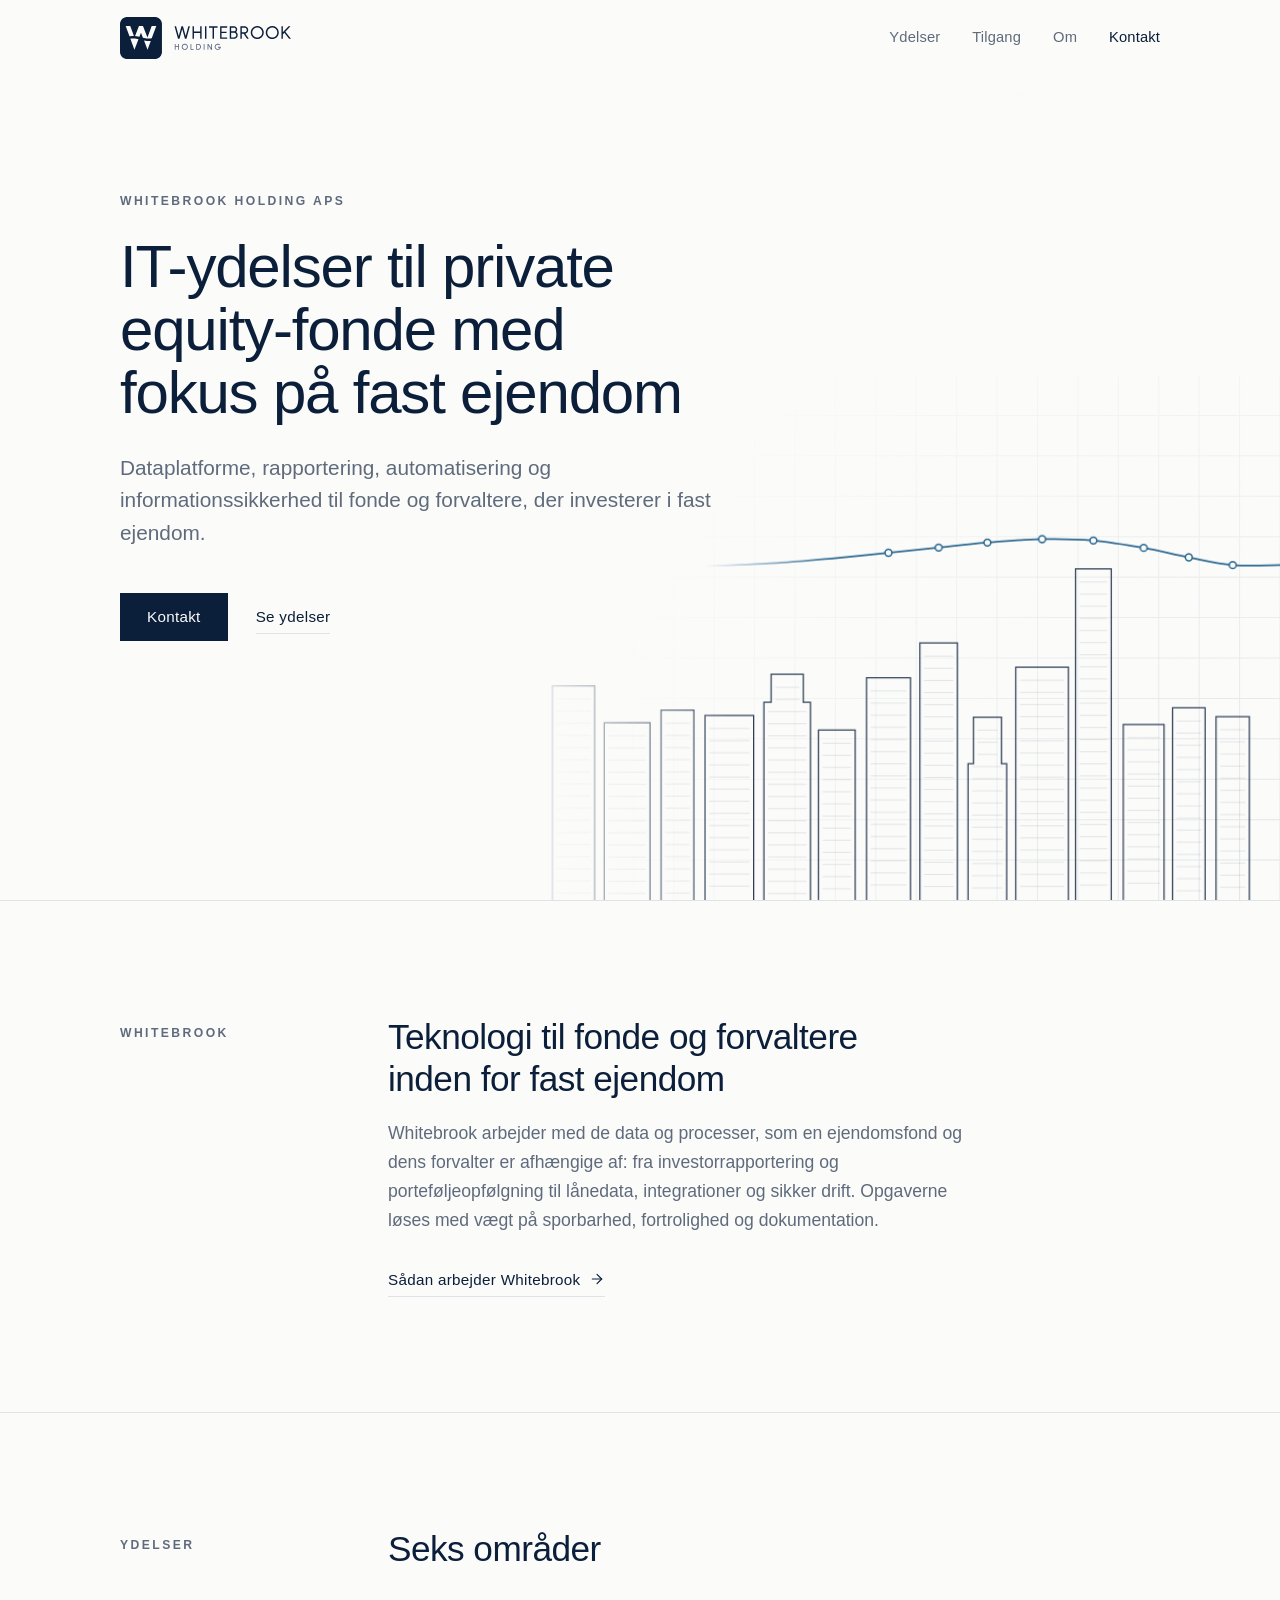
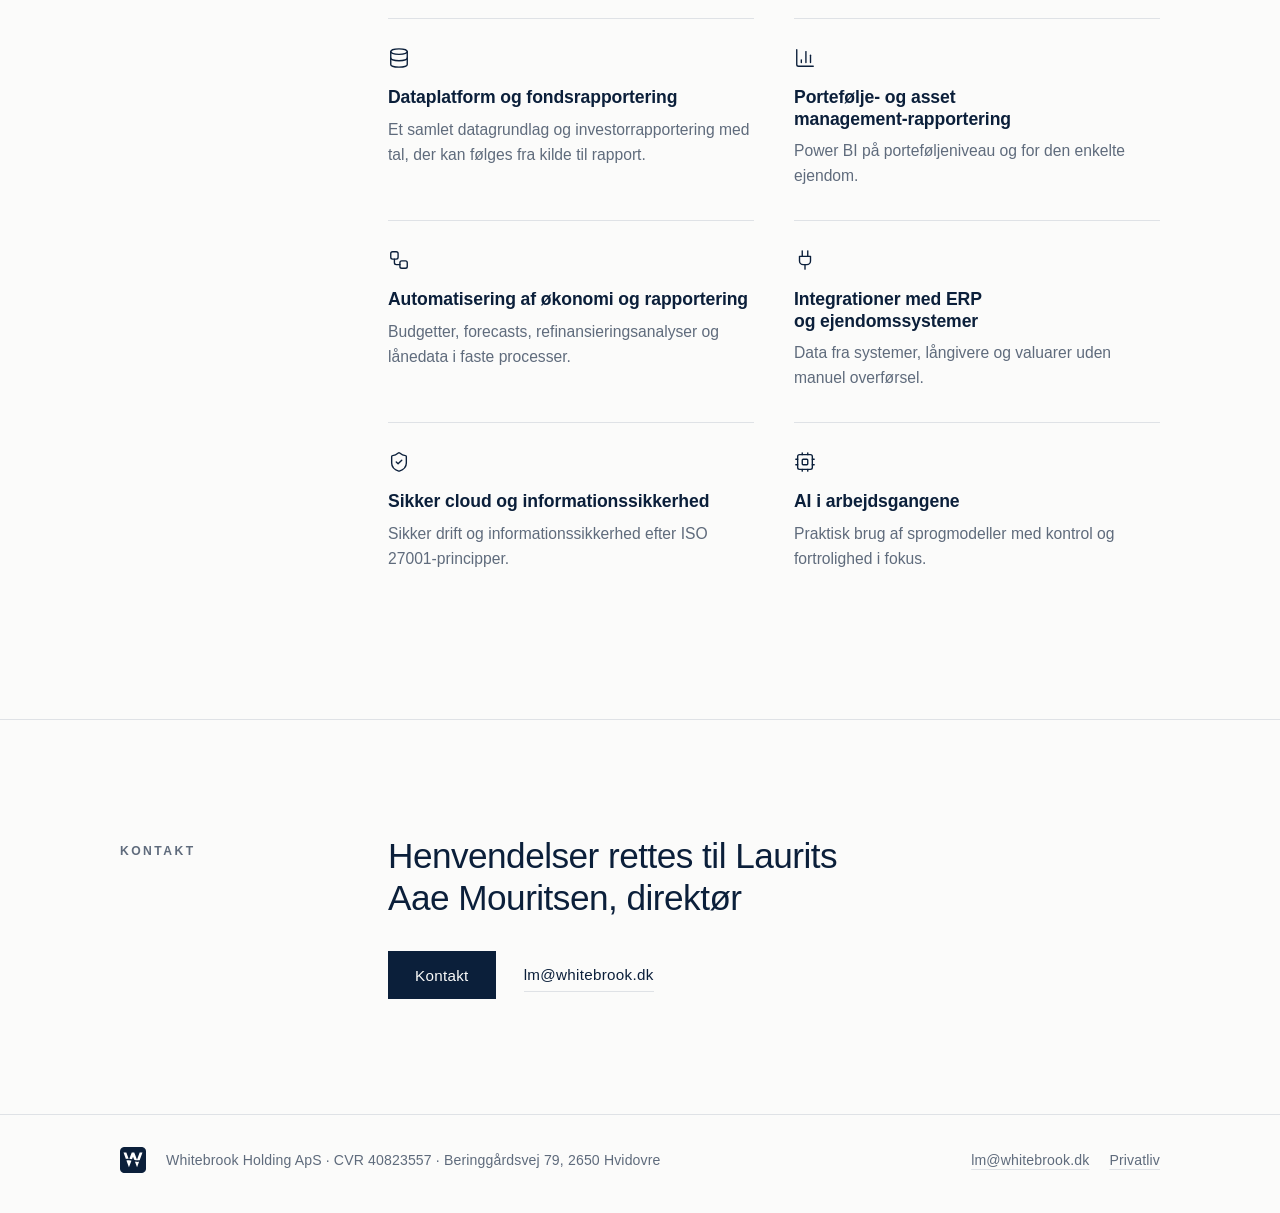
<file: index.html>
<!doctype html>
<html lang="da">
<head>
<meta charset="utf-8">
<meta name="viewport" content="width=device-width, initial-scale=1">
<title>Whitebrook Holding ApS</title>
<meta name="description" content="Whitebrook Holding ApS leverer IT-ydelser til private equity-fonde med fokus på fast ejendom: dataplatforme, rapportering, automatisering og informationssikkerhed.">
<meta name="color-scheme" content="light dark">
<meta name="theme-color" content="#FBFBFA" media="(prefers-color-scheme: light)">
<meta name="theme-color" content="#08121F" media="(prefers-color-scheme: dark)">
<link rel="canonical" href="https://whitebrook.dk/">
<link rel="icon" href="favicon.svg" type="image/svg+xml">
<link rel="icon" href="favicon.ico" sizes="16x16 32x32 48x48">
<link rel="apple-touch-icon" href="apple-touch-icon.png">
<meta property="og:type" content="website">
<meta property="og:locale" content="da_DK">
<meta property="og:site_name" content="Whitebrook Holding ApS">
<meta property="og:title" content="Whitebrook Holding ApS">
<meta property="og:description" content="Whitebrook Holding ApS leverer IT-ydelser til private equity-fonde med fokus på fast ejendom: dataplatforme, rapportering, automatisering og informationssikkerhed.">
<meta property="og:url" content="https://whitebrook.dk/">
<meta property="og:image" content="https://whitebrook.dk/assets/og-image.png">
<meta property="og:image:width" content="1200">
<meta property="og:image:height" content="630">
<link rel="stylesheet" href="assets/styles.css">
<link rel="stylesheet" href="assets/hero.css">
</head>
<body>
<a class="skip" href="#indhold">Spring til indhold</a>
<header class="site-header">
  <div class="wrap header-inner">
    <a class="brand" href="./" aria-label="Whitebrook Holding ApS, forside">
      <picture>
        <source srcset="assets/whitebrook-logo-white.svg" media="(prefers-color-scheme: dark)">
        <img src="assets/whitebrook-logo.svg" alt="Whitebrook Holding" width="172" height="42">
      </picture>
    </a>
    <nav class="nav" aria-label="Hovedmenu">
      <a class="nav-link" href="ydelser/">Ydelser</a>
      <a class="nav-link" href="tilgang/">Tilgang</a>
      <a class="nav-link" href="om/">Om</a>
      <a class="nav-strong" href="kontakt/">Kontakt</a>
    </nav>
  </div>
</header>
<main id="indhold">
  <section class="hero hv hv-skyline" data-hero="skyline" aria-labelledby="hero-title">
    <div class="wrap hv-inner">
      <div class="hv-text">
        <p class="label reveal" style="--i:0">Whitebrook Holding ApS</p>
        <h1 class="reveal" style="--i:1" id="hero-title">IT-ydelser til private <span class="nb">equity-fonde</span> med fokus på fast ejendom</h1>
        <p class="lead reveal" style="--i:2">Dataplatforme, rapportering, automatisering og informationssikkerhed til fonde og forvaltere, der investerer i fast ejendom.</p>
        <div class="actions reveal" style="--i:3">
          <a class="btn" href="kontakt/">Kontakt</a>
          <a class="text-link" href="ydelser/">Se ydelser</a>
        </div>
      </div>
    </div>
<svg class="hv-sky" viewBox="0 0 760 520" preserveAspectRatio="xMaxYMax meet" aria-hidden="true" focusable="false">
<defs><linearGradient id="hvLine" gradientUnits="userSpaceOnUse" x1="190" y1="0" x2="320" y2="0"><stop offset="0" stop-color="currentColor" stop-opacity="0"/><stop offset="1" stop-color="currentColor"/></linearGradient><linearGradient id="hvLineM" gradientUnits="userSpaceOnUse" x1="0" y1="0" x2="60" y2="0"><stop offset="0" stop-color="currentColor" stop-opacity="0"/><stop offset="1" stop-color="currentColor"/></linearGradient><radialGradient id="hvGrid" gradientUnits="userSpaceOnUse" cx="760" cy="520" r="722"><stop offset="0" stop-opacity="1"/><stop offset="1" stop-opacity="0"/></radialGradient></defs>
<path class="grid" stroke="url(#hvGrid)" d="M0 0V520M40 0V520M80 0V520M120 0V520M160 0V520M200 0V520M240 0V520M280 0V520M320 0V520M360 0V520M400 0V520M440 0V520M480 0V520M520 0V520M560 0V520M600 0V520M640 0V520M680 0V520M720 0V520M760 0V520M0 40H760M0 80H760M0 120H760M0 160H760M0 200H760M0 240H760M0 280H760M0 320H760M0 360H760M0 400H760M0 440H760M0 480H760"/>
<path class="floors" style="--d:600ms" d="M44 320.7H77.8M44 332.7H77.8M44 344.7H77.8M44 356.7H77.8M44 368.7H77.8M44 380.7H77.8M44 392.7H77.8M44 404.7H77.8M44 416.7H77.8M44 428.7H77.8M44 440.7H77.8M44 452.7H77.8M44 464.7H77.8M44 476.7H77.8M44 488.7H77.8M44 500.7H77.8M44 512.7H77.8"/>
<path class="bld" pathLength="1" style="--d:150ms" d="M40 520V307.7H81.8V520"/>
<path class="floors" style="--d:655ms" d="M95.3 357H132.6M95.3 369H132.6M95.3 381H132.6M95.3 393H132.6M95.3 405H132.6M95.3 417H132.6M95.3 429H132.6M95.3 441H132.6M95.3 453H132.6M95.3 465H132.6M95.3 477H132.6M95.3 489H132.6M95.3 501H132.6M95.3 513H132.6"/>
<path class="bld" pathLength="1" style="--d:205ms" d="M91.3 520V344H136.6V520"/>
<path class="floors" style="--d:710ms" d="M151.5 344.7H176M151.5 356.7H176M151.5 368.7H176M151.5 380.7H176M151.5 392.7H176M151.5 404.7H176M151.5 416.7H176M151.5 428.7H176M151.5 440.7H176M151.5 452.7H176M151.5 464.7H176M151.5 476.7H176M151.5 488.7H176M151.5 500.7H176M151.5 512.7H176"/>
<path class="bld" pathLength="1" style="--d:260ms" d="M147.5 520V331.7H180V520"/>
<path class="floors" style="--d:765ms" d="M195 349.8H235.1M195 361.8H235.1M195 373.8H235.1M195 385.8H235.1M195 397.8H235.1M195 409.8H235.1M195 421.8H235.1M195 433.8H235.1M195 445.8H235.1M195 457.8H235.1M195 469.8H235.1M195 481.8H235.1M195 493.8H235.1M195 505.8H235.1"/>
<path class="bld" pathLength="1" style="--d:315ms" d="M191 520V336.8H239.1V520"/>
<path class="floors" style="--d:820ms" d="M260.4 309.1H284.2M260.4 321.1H284.2M253.3 333.1H291.3M253.3 345.1H291.3M253.3 357.1H291.3M253.3 369.1H291.3M253.3 381.1H291.3M253.3 393.1H291.3M253.3 405.1H291.3M253.3 417.1H291.3M253.3 429.1H291.3M253.3 441.1H291.3M253.3 453.1H291.3M253.3 465.1H291.3M253.3 477.1H291.3M253.3 489.1H291.3M253.3 501.1H291.3M253.3 513.1H291.3"/>
<path class="bld" pathLength="1" style="--d:370ms" d="M249.3 520V323.7H256.4V296.1H288.2V323.7H295.3V520"/>
<path class="floors" style="--d:875ms" d="M307.3 364.4H335.6M307.3 376.4H335.6M307.3 388.4H335.6M307.3 400.4H335.6M307.3 412.4H335.6M307.3 424.4H335.6M307.3 436.4H335.6M307.3 448.4H335.6M307.3 460.4H335.6M307.3 472.4H335.6M307.3 484.4H335.6M307.3 496.4H335.6M307.3 508.4H335.6"/>
<path class="bld" pathLength="1" style="--d:425ms" d="M303.3 520V351.4H339.6V520"/>
<path class="floors" style="--d:930ms" d="M354.8 312.7H390.3M354.8 324.7H390.3M354.8 336.7H390.3M354.8 348.7H390.3M354.8 360.7H390.3M354.8 372.7H390.3M354.8 384.7H390.3M354.8 396.7H390.3M354.8 408.7H390.3M354.8 420.7H390.3M354.8 432.7H390.3M354.8 444.7H390.3M354.8 456.7H390.3M354.8 468.7H390.3M354.8 480.7H390.3M354.8 492.7H390.3M354.8 504.7H390.3"/>
<path class="bld" pathLength="1" style="--d:480ms" d="M350.8 520V299.7H394.3V520"/>
<path class="floors" style="--d:985ms" d="M407.6 278.2H436.8M407.6 290.2H436.8M407.6 302.2H436.8M407.6 314.2H436.8M407.6 326.2H436.8M407.6 338.2H436.8M407.6 350.2H436.8M407.6 362.2H436.8M407.6 374.2H436.8M407.6 386.2H436.8M407.6 398.2H436.8M407.6 410.2H436.8M407.6 422.2H436.8M407.6 434.2H436.8M407.6 446.2H436.8M407.6 458.2H436.8M407.6 470.2H436.8M407.6 482.2H436.8M407.6 494.2H436.8M407.6 506.2H436.8"/>
<path class="bld" pathLength="1" style="--d:535ms" d="M403.6 520V265.2H440.8V520"/>
<path class="floors" style="--d:1040ms" d="M460.6 351.5H480.3M460.6 363.5H480.3M460.6 375.5H480.3M455.3 387.5H485.5M455.3 399.5H485.5M455.3 411.5H485.5M455.3 423.5H485.5M455.3 435.5H485.5M455.3 447.5H485.5M455.3 459.5H485.5M455.3 471.5H485.5M455.3 483.5H485.5M455.3 495.5H485.5M455.3 507.5H485.5"/>
<path class="bld" pathLength="1" style="--d:590ms" d="M451.3 520V384.5H456.6V338.5H484.3V384.5H489.5V520"/>
<path class="floors" style="--d:1095ms" d="M502.5 302.1H546.6M502.5 314.1H546.6M502.5 326.1H546.6M502.5 338.1H546.6M502.5 350.1H546.6M502.5 362.1H546.6M502.5 374.1H546.6M502.5 386.1H546.6M502.5 398.1H546.6M502.5 410.1H546.6M502.5 422.1H546.6M502.5 434.1H546.6M502.5 446.1H546.6M502.5 458.1H546.6M502.5 470.1H546.6M502.5 482.1H546.6M502.5 494.1H546.6M502.5 506.1H546.6"/>
<path class="bld" pathLength="1" style="--d:645ms" d="M498.5 520V289.1H550.6V520"/>
<path class="floors" style="--d:1150ms" d="M561.6 204.8H589M561.6 216.8H589M561.6 228.8H589M561.6 240.8H589M561.6 252.8H589M561.6 264.8H589M561.6 276.8H589M561.6 288.8H589M561.6 300.8H589M561.6 312.8H589M561.6 324.8H589M561.6 336.8H589M561.6 348.8H589M561.6 360.8H589M561.6 372.8H589M561.6 384.8H589M561.6 396.8H589M561.6 408.8H589M561.6 420.8H589M561.6 432.8H589M561.6 444.8H589M561.6 456.8H589M561.6 468.8H589M561.6 480.8H589M561.6 492.8H589M561.6 504.8H589"/>
<path class="bld" pathLength="1" style="--d:700ms" d="M557.6 520V191.8H593V520"/>
<path class="floors" style="--d:1205ms" d="M608.9 358.8H641.2M608.9 370.8H641.2M608.9 382.8H641.2M608.9 394.8H641.2M608.9 406.8H641.2M608.9 418.8H641.2M608.9 430.8H641.2M608.9 442.8H641.2M608.9 454.8H641.2M608.9 466.8H641.2M608.9 478.8H641.2M608.9 490.8H641.2M608.9 502.8H641.2"/>
<path class="bld" pathLength="1" style="--d:755ms" d="M604.9 520V345.8H645.2V520"/>
<path class="floors" style="--d:1260ms" d="M657.6 342.4H681.9M657.6 354.4H681.9M657.6 366.4H681.9M657.6 378.4H681.9M657.6 390.4H681.9M657.6 402.4H681.9M657.6 414.4H681.9M657.6 426.4H681.9M657.6 438.4H681.9M657.6 450.4H681.9M657.6 462.4H681.9M657.6 474.4H681.9M657.6 486.4H681.9M657.6 498.4H681.9M657.6 510.4H681.9"/>
<path class="bld" pathLength="1" style="--d:810ms" d="M653.6 520V329.4H685.9V520"/>
<path class="floors" style="--d:1315ms" d="M700.7 351H725.7M700.7 363H725.7M700.7 375H725.7M700.7 387H725.7M700.7 399H725.7M700.7 411H725.7M700.7 423H725.7M700.7 435H725.7M700.7 447H725.7M700.7 459H725.7M700.7 471H725.7M700.7 483H725.7M700.7 495H725.7M700.7 507H725.7"/>
<path class="bld" pathLength="1" style="--d:865ms" d="M696.7 520V338H729.7V520"/>
<path class="dline" pathLength="1" d="M0 188.1C10.1 188.1 41.9 187.9 60.9 188.1C79.9 188.4 96.8 189.4 113.9 189.7C131.1 190 146.9 190.1 163.8 189.8C180.6 189.6 197 189 215 188.3C233.1 187.5 254.6 186.5 272.3 185.3C290.1 184.1 304.7 182.6 321.4 181.1C338.1 179.5 355.7 177.7 372.5 176C389.3 174.3 405.9 172.5 422.2 170.8C438.5 169 453.4 167.1 470.4 165.8C487.5 164.4 507.1 162.7 524.6 162.4C542 162.1 558.5 162.4 575.3 163.8C592 165.3 609.3 168.3 625.1 171.1C640.8 173.9 655 177.7 669.7 180.5C684.4 183.4 698.1 186.9 713.2 188.1C728.2 189.4 752.2 188.1 760 188.1"/>
<circle class="pt pt-m" style="--d:1379ms" cx="60.9" cy="188.1" r="3.4"/>
<circle class="pt pt-m" style="--d:1481ms" cx="113.9" cy="189.7" r="3.4"/>
<circle class="pt pt-m" style="--d:1539ms" cx="163.8" cy="189.8" r="3.4"/>
<circle class="pt pt-m" style="--d:1580ms" cx="215" cy="188.3" r="3.4"/>
<circle class="pt pt-m" style="--d:1613ms" cx="272.3" cy="185.3" r="3.4"/>
<circle class="pt pt-m" style="--d:1635ms" cx="321.4" cy="181.1" r="3.4"/>
<circle class="pt" style="--d:1656ms" cx="372.5" cy="176" r="3.4"/>
<circle class="pt" style="--d:1676ms" cx="422.2" cy="170.8" r="3.4"/>
<circle class="pt" style="--d:1698ms" cx="470.4" cy="165.8" r="3.4"/>
<circle class="pt" style="--d:1729ms" cx="524.6" cy="162.4" r="3.4"/>
<circle class="pt" style="--d:1768ms" cx="575.3" cy="163.8" r="3.4"/>
<circle class="pt" style="--d:1823ms" cx="625.1" cy="171.1" r="3.4"/>
<circle class="pt" style="--d:1896ms" cx="669.7" cy="180.5" r="3.4"/>
<circle class="pt" style="--d:2011ms" cx="713.2" cy="188.1" r="3.4"/>
</svg>
  </section>
  <section class="section" aria-labelledby="intro-title">
    <div class="wrap section-grid">
      <p class="label">Whitebrook</p>
      <div>
        <h2 id="intro-title">Teknologi til fonde og forvaltere inden for fast ejendom</h2>
        <p class="intro">Whitebrook arbejder med de data og processer, som en ejendomsfond og dens forvalter er afhængige af: fra investorrapportering og porteføljeopfølgning til lånedata, integrationer og sikker drift. Opgaverne løses med vægt på sporbarhed, fortrolighed og dokumentation.</p>
        <p class="more"><a class="text-link" href="tilgang/">Sådan arbejder Whitebrook <svg class="icon" viewBox="0 0 24 24" aria-hidden="true" focusable="false"><path d="M5 12h14"/><path d="m12 5 7 7-7 7"/></svg></a></p>
      </div>
    </div>
  </section>
  <section class="section" aria-labelledby="ydelser-title">
    <div class="wrap section-grid">
      <p class="label">Ydelser</p>
      <div>
        <h2 id="ydelser-title">Seks områder</h2>
        <ul class="services services-links">
          <li class="service"><a href="ydelser/#dataplatform"><svg class="icon" viewBox="0 0 24 24" aria-hidden="true" focusable="false"><ellipse cx="12" cy="5" rx="9" ry="3"/><path d="M3 5v14a9 3 0 0 0 18 0V5"/><path d="M3 12a9 3 0 0 0 18 0"/></svg><h3>Dataplatform og fondsrapportering</h3><p>Et samlet datagrundlag og investorrapportering med tal, der kan følges fra kilde til rapport.</p></a></li>
          <li class="service"><a href="ydelser/#rapportering"><svg class="icon" viewBox="0 0 24 24" aria-hidden="true" focusable="false"><path d="M3 3v16a2 2 0 0 0 2 2h16"/><path d="M18 17V9"/><path d="M13 17V5"/><path d="M8 17v-3"/></svg><h3>Portefølje- og asset management-rapportering</h3><p>Power BI på porteføljeniveau og for den enkelte ejendom.</p></a></li>
          <li class="service"><a href="ydelser/#automatisering"><svg class="icon" viewBox="0 0 24 24" aria-hidden="true" focusable="false"><rect width="8" height="8" x="3" y="3" rx="2"/><path d="M7 11v4a2 2 0 0 0 2 2h4"/><rect width="8" height="8" x="13" y="13" rx="2"/></svg><h3>Automatisering af økonomi og rapportering</h3><p>Budgetter, forecasts, refinansieringsanalyser og lånedata i faste processer.</p></a></li>
          <li class="service"><a href="ydelser/#integrationer"><svg class="icon" viewBox="0 0 24 24" aria-hidden="true" focusable="false"><path d="M12 22v-5"/><path d="M9 8V2"/><path d="M15 8V2"/><path d="M18 8v5a4 4 0 0 1-4 4h-4a4 4 0 0 1-4-4V8Z"/></svg><h3>Integrationer med ERP og ejendomssystemer</h3><p>Data fra systemer, långivere og valuarer uden manuel overførsel.</p></a></li>
          <li class="service"><a href="ydelser/#sikkerhed"><svg class="icon" viewBox="0 0 24 24" aria-hidden="true" focusable="false"><path d="M20 13c0 5-3.5 7.5-7.66 8.95a1 1 0 0 1-.67-.01C7.5 20.5 4 18 4 13V6a1 1 0 0 1 1-1c2 0 4.5-1.2 6.24-2.72a1.17 1.17 0 0 1 1.52 0C14.51 3.81 17 5 19 5a1 1 0 0 1 1 1z"/><path d="m9 12 2 2 4-4"/></svg><h3>Sikker cloud og informationssikkerhed</h3><p>Sikker drift og informationssikkerhed efter ISO 27001-principper.</p></a></li>
          <li class="service"><a href="ydelser/#ai"><svg class="icon" viewBox="0 0 24 24" aria-hidden="true" focusable="false"><rect width="16" height="16" x="4" y="4" rx="2"/><rect width="6" height="6" x="9" y="9" rx="1"/><path d="M15 2v2"/><path d="M15 20v2"/><path d="M2 15h2"/><path d="M2 9h2"/><path d="M20 15h2"/><path d="M20 9h2"/><path d="M9 2v2"/><path d="M9 20v2"/></svg><h3>AI i arbejdsgangene</h3><p>Praktisk brug af sprogmodeller med kontrol og fortrolighed i fokus.</p></a></li>
        </ul>
      </div>
    </div>
  </section>
  <section class="section cta" aria-labelledby="cta-title">
    <div class="wrap section-grid">
      <p class="label">Kontakt</p>
      <div>
        <h2 id="cta-title">Henvendelser rettes til Laurits Aae Mouritsen, direktør</h2>
        <div class="actions">
          <a class="btn" href="kontakt/">Kontakt</a>
          <a class="text-link" href="mailto:lm@whitebrook.dk">lm@whitebrook.dk</a>
        </div>
      </div>
    </div>
  </section>
</main>
<footer class="site-footer">
  <div class="wrap footer-inner">
    <img src="favicon.svg" alt="" width="26" height="26">
    <p>Whitebrook Holding ApS · CVR 40823557 · Beringgårdsvej 79, 2650 Hvidovre</p>
    <nav class="footer-nav" aria-label="Sidefod">
      <a href="mailto:lm@whitebrook.dk">lm@whitebrook.dk</a>
      <a href="privatliv/">Privatliv</a>
    </nav>
  </div>
</footer>
</body>
</html>
</file>
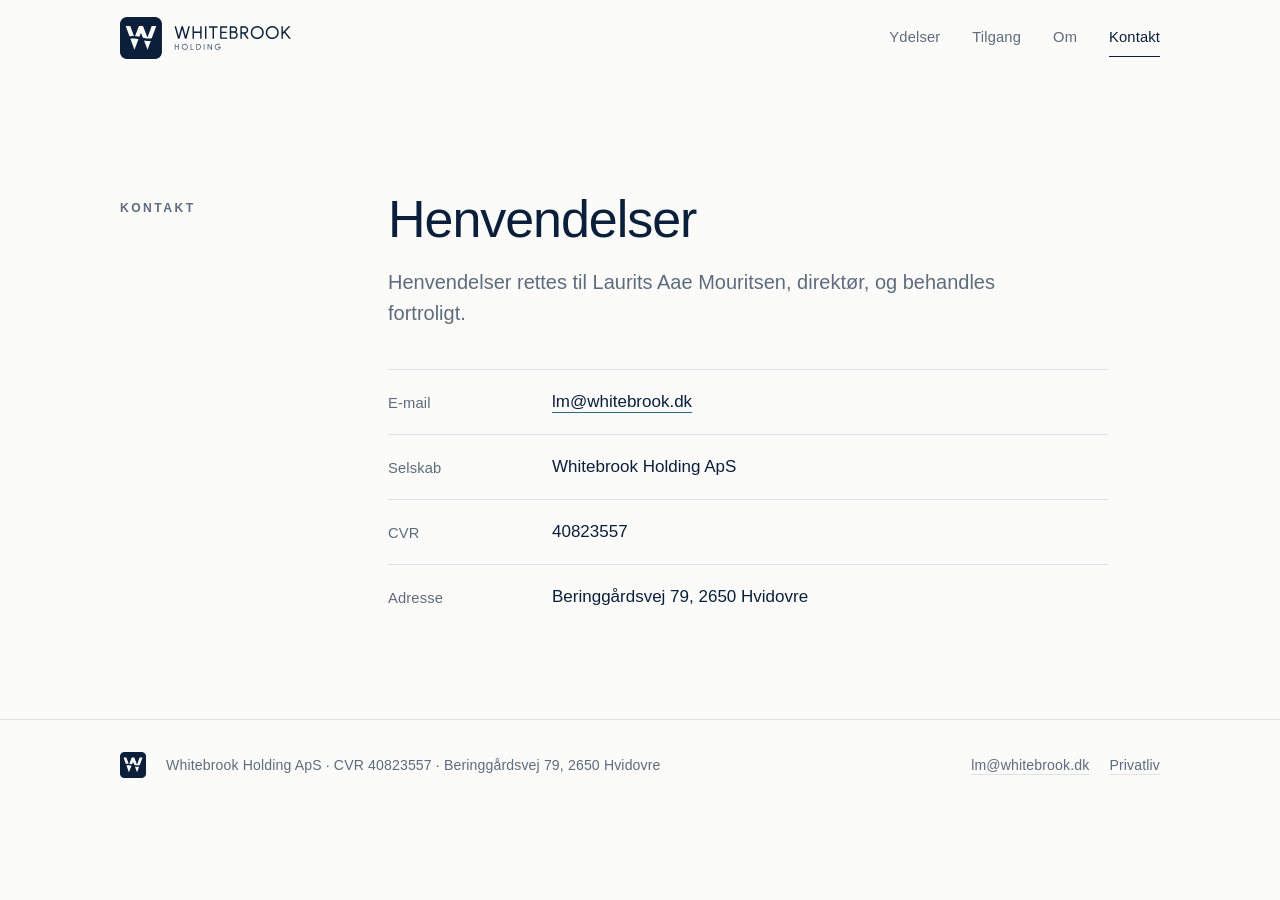
<file: kontakt/index.html>
<!doctype html>
<html lang="da">
<head>
<meta charset="utf-8">
<meta name="viewport" content="width=device-width, initial-scale=1">
<title>Kontakt · Whitebrook Holding ApS</title>
<meta name="description" content="Kontakt Whitebrook Holding ApS: lm@whitebrook.dk, CVR 40823557, Beringgårdsvej 79, 2650 Hvidovre.">
<meta name="color-scheme" content="light dark">
<meta name="theme-color" content="#FBFBFA" media="(prefers-color-scheme: light)">
<meta name="theme-color" content="#08121F" media="(prefers-color-scheme: dark)">
<link rel="canonical" href="https://whitebrook.dk/kontakt/">
<link rel="icon" href="../favicon.svg" type="image/svg+xml">
<link rel="icon" href="../favicon.ico" sizes="16x16 32x32 48x48">
<link rel="apple-touch-icon" href="../apple-touch-icon.png">
<meta property="og:type" content="website">
<meta property="og:locale" content="da_DK">
<meta property="og:site_name" content="Whitebrook Holding ApS">
<meta property="og:title" content="Kontakt · Whitebrook Holding ApS">
<meta property="og:description" content="Kontakt Whitebrook Holding ApS: lm@whitebrook.dk, CVR 40823557, Beringgårdsvej 79, 2650 Hvidovre.">
<meta property="og:url" content="https://whitebrook.dk/kontakt/">
<meta property="og:image" content="https://whitebrook.dk/assets/og-image.png">
<meta property="og:image:width" content="1200">
<meta property="og:image:height" content="630">
<link rel="stylesheet" href="../assets/styles.css">
</head>
<body>
<a class="skip" href="#indhold">Spring til indhold</a>
<header class="site-header">
  <div class="wrap header-inner">
    <a class="brand" href="../" aria-label="Whitebrook Holding ApS, forside">
      <picture>
        <source srcset="../assets/whitebrook-logo-white.svg" media="(prefers-color-scheme: dark)">
        <img src="../assets/whitebrook-logo.svg" alt="Whitebrook Holding" width="172" height="42">
      </picture>
    </a>
    <nav class="nav" aria-label="Hovedmenu">
      <a class="nav-link" href="../ydelser/">Ydelser</a>
      <a class="nav-link" href="../tilgang/">Tilgang</a>
      <a class="nav-link" href="../om/">Om</a>
      <a class="nav-strong" href="../kontakt/" aria-current="page">Kontakt</a>
    </nav>
  </div>
</header>
<main id="indhold">
<section class="page-head" aria-labelledby="page-title">
    <div class="wrap section-grid">
      <p class="label">Kontakt</p>
      <div>
        <h1 id="page-title">Henvendelser</h1>
        <p class="lead">Henvendelser rettes til Laurits Aae Mouritsen, direktør, og behandles fortroligt.</p>
        <dl class="contact-list">
          <div>
            <dt>E-mail</dt>
            <dd><a href="mailto:lm@whitebrook.dk">lm@whitebrook.dk</a></dd>
          </div>
          <div>
            <dt>Selskab</dt>
            <dd>Whitebrook Holding ApS</dd>
          </div>
          <div>
            <dt>CVR</dt>
            <dd>40823557</dd>
          </div>
          <div>
            <dt>Adresse</dt>
            <dd>Beringgårdsvej 79, 2650 Hvidovre</dd>
          </div>
        </dl>
      </div>
    </div>
  </section>
</main>
<footer class="site-footer">
  <div class="wrap footer-inner">
    <img src="../favicon.svg" alt="" width="26" height="26">
    <p>Whitebrook Holding ApS · CVR 40823557 · Beringgårdsvej 79, 2650 Hvidovre</p>
    <nav class="footer-nav" aria-label="Sidefod">
      <a href="mailto:lm@whitebrook.dk">lm@whitebrook.dk</a>
      <a href="../privatliv/">Privatliv</a>
    </nav>
  </div>
</footer>
</body>
</html>
</file>
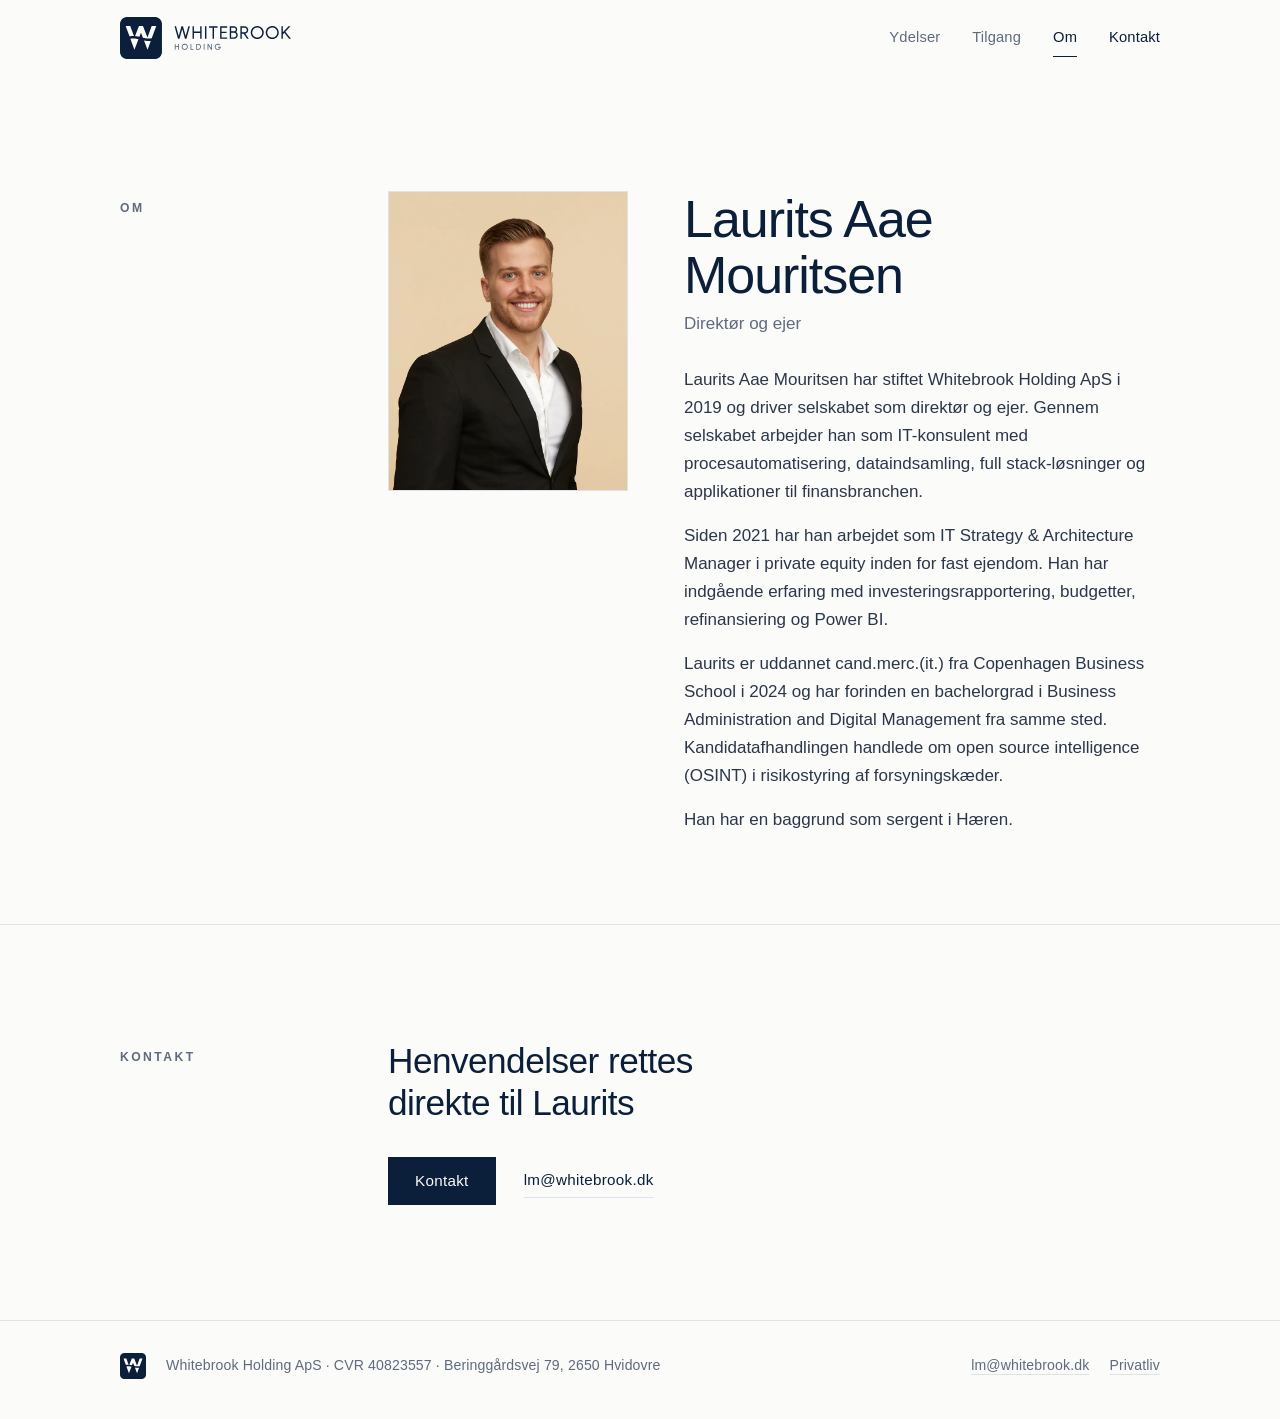
<file: om/index.html>
<!doctype html>
<html lang="da">
<head>
<meta charset="utf-8">
<meta name="viewport" content="width=device-width, initial-scale=1">
<title>Om · Whitebrook Holding ApS</title>
<meta name="description" content="Laurits Aae Mouritsen er direktør og ejer af Whitebrook Holding ApS og IT Strategy &amp; Architecture Manager i private equity inden for fast ejendom.">
<meta name="color-scheme" content="light dark">
<meta name="theme-color" content="#FBFBFA" media="(prefers-color-scheme: light)">
<meta name="theme-color" content="#08121F" media="(prefers-color-scheme: dark)">
<link rel="canonical" href="https://whitebrook.dk/om/">
<link rel="icon" href="../favicon.svg" type="image/svg+xml">
<link rel="icon" href="../favicon.ico" sizes="16x16 32x32 48x48">
<link rel="apple-touch-icon" href="../apple-touch-icon.png">
<meta property="og:type" content="website">
<meta property="og:locale" content="da_DK">
<meta property="og:site_name" content="Whitebrook Holding ApS">
<meta property="og:title" content="Om · Whitebrook Holding ApS">
<meta property="og:description" content="Laurits Aae Mouritsen er direktør og ejer af Whitebrook Holding ApS og IT Strategy &amp; Architecture Manager i private equity inden for fast ejendom.">
<meta property="og:url" content="https://whitebrook.dk/om/">
<meta property="og:image" content="https://whitebrook.dk/assets/og-image.png">
<meta property="og:image:width" content="1200">
<meta property="og:image:height" content="630">
<link rel="stylesheet" href="../assets/styles.css">
</head>
<body>
<a class="skip" href="#indhold">Spring til indhold</a>
<header class="site-header">
  <div class="wrap header-inner">
    <a class="brand" href="../" aria-label="Whitebrook Holding ApS, forside">
      <picture>
        <source srcset="../assets/whitebrook-logo-white.svg" media="(prefers-color-scheme: dark)">
        <img src="../assets/whitebrook-logo.svg" alt="Whitebrook Holding" width="172" height="42">
      </picture>
    </a>
    <nav class="nav" aria-label="Hovedmenu">
      <a class="nav-link" href="../ydelser/">Ydelser</a>
      <a class="nav-link" href="../tilgang/">Tilgang</a>
      <a class="nav-link" href="../om/" aria-current="page">Om</a>
      <a class="nav-strong" href="../kontakt/">Kontakt</a>
    </nav>
  </div>
</header>
<main id="indhold">
<section class="page-head" aria-labelledby="page-title">
    <div class="wrap section-grid">
      <p class="label">Om</p>
      <div class="about">
        <figure class="portrait">
          <img src="../assets/portraet-800.webp"
               srcset="../assets/portraet-800.webp 800w, ../assets/portraet-1600.webp 1600w"
               sizes="(min-width: 47.5rem) 15rem, 11.25rem"
               alt="Laurits Aae Mouritsen" width="800" height="1000" decoding="async">
        </figure>
        <div>
          <h1 id="page-title">Laurits Aae Mouritsen</h1>
          <p class="role">Direktør og ejer</p>
          <div class="bio">
            <p>Laurits Aae Mouritsen har stiftet Whitebrook Holding ApS i 2019 og driver selskabet som direktør og ejer. Gennem selskabet arbejder han som IT-konsulent med procesautomatisering, dataindsamling, full stack-løsninger og applikationer til finansbranchen.</p>
            <p>Siden 2021 har han arbejdet som IT Strategy &amp; Architecture Manager i private equity inden for fast ejendom. Han har indgående erfaring med investeringsrapportering, budgetter, refinansiering og Power BI.</p>
            <p>Laurits er uddannet cand.merc.(it.) fra Copenhagen Business School i 2024 og har forinden en bachelorgrad i Business Administration and Digital Management fra samme sted. Kandidatafhandlingen handlede om open source intelligence (OSINT) i risikostyring af forsyningskæder.</p>
            <p>Han har en baggrund som sergent i Hæren.</p>
          </div>
        </div>
      </div>
    </div>
  </section>
  <section class="section cta" aria-labelledby="cta-title">
    <div class="wrap section-grid">
      <p class="label">Kontakt</p>
      <div>
        <h2 id="cta-title">Henvendelser rettes direkte til Laurits</h2>
        <div class="actions">
          <a class="btn" href="../kontakt/">Kontakt</a>
          <a class="text-link" href="mailto:lm@whitebrook.dk">lm@whitebrook.dk</a>
        </div>
      </div>
    </div>
  </section>
</main>
<footer class="site-footer">
  <div class="wrap footer-inner">
    <img src="../favicon.svg" alt="" width="26" height="26">
    <p>Whitebrook Holding ApS · CVR 40823557 · Beringgårdsvej 79, 2650 Hvidovre</p>
    <nav class="footer-nav" aria-label="Sidefod">
      <a href="mailto:lm@whitebrook.dk">lm@whitebrook.dk</a>
      <a href="../privatliv/">Privatliv</a>
    </nav>
  </div>
</footer>
</body>
</html>
</file>
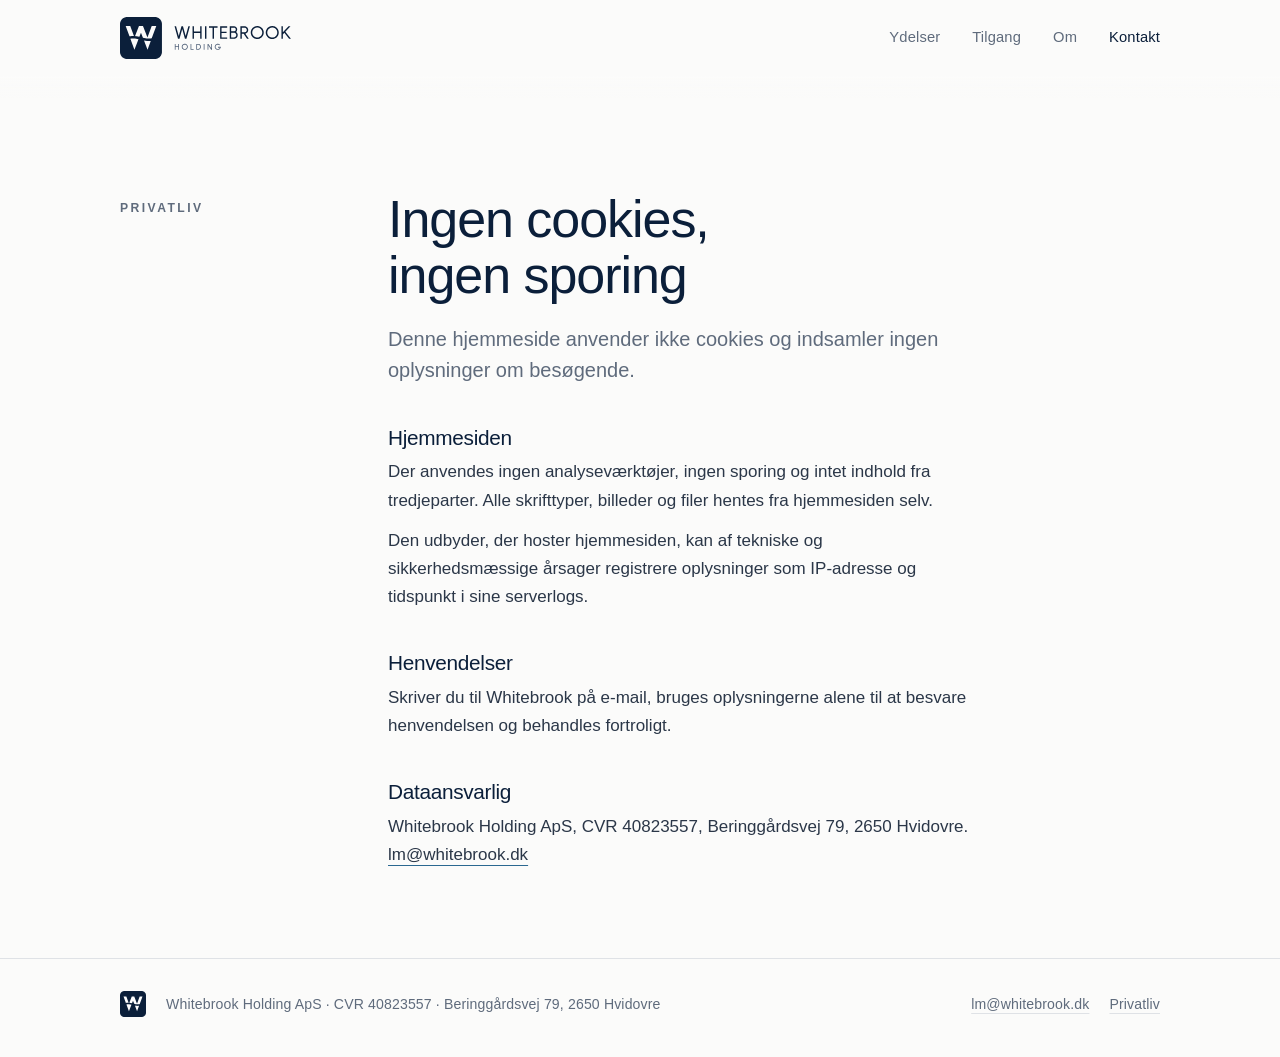
<file: privatliv/index.html>
<!doctype html>
<html lang="da">
<head>
<meta charset="utf-8">
<meta name="viewport" content="width=device-width, initial-scale=1">
<title>Privatliv · Whitebrook Holding ApS</title>
<meta name="description" content="Whitebrook Holding ApS' hjemmeside anvender ikke cookies og indeholder ingen sporing eller analyseværktøjer.">
<meta name="color-scheme" content="light dark">
<meta name="theme-color" content="#FBFBFA" media="(prefers-color-scheme: light)">
<meta name="theme-color" content="#08121F" media="(prefers-color-scheme: dark)">
<link rel="canonical" href="https://whitebrook.dk/privatliv/">
<link rel="icon" href="../favicon.svg" type="image/svg+xml">
<link rel="icon" href="../favicon.ico" sizes="16x16 32x32 48x48">
<link rel="apple-touch-icon" href="../apple-touch-icon.png">
<meta property="og:type" content="website">
<meta property="og:locale" content="da_DK">
<meta property="og:site_name" content="Whitebrook Holding ApS">
<meta property="og:title" content="Privatliv · Whitebrook Holding ApS">
<meta property="og:description" content="Whitebrook Holding ApS' hjemmeside anvender ikke cookies og indeholder ingen sporing eller analyseværktøjer.">
<meta property="og:url" content="https://whitebrook.dk/privatliv/">
<meta property="og:image" content="https://whitebrook.dk/assets/og-image.png">
<meta property="og:image:width" content="1200">
<meta property="og:image:height" content="630">
<link rel="stylesheet" href="../assets/styles.css">
</head>
<body>
<a class="skip" href="#indhold">Spring til indhold</a>
<header class="site-header">
  <div class="wrap header-inner">
    <a class="brand" href="../" aria-label="Whitebrook Holding ApS, forside">
      <picture>
        <source srcset="../assets/whitebrook-logo-white.svg" media="(prefers-color-scheme: dark)">
        <img src="../assets/whitebrook-logo.svg" alt="Whitebrook Holding" width="172" height="42">
      </picture>
    </a>
    <nav class="nav" aria-label="Hovedmenu">
      <a class="nav-link" href="../ydelser/">Ydelser</a>
      <a class="nav-link" href="../tilgang/">Tilgang</a>
      <a class="nav-link" href="../om/">Om</a>
      <a class="nav-strong" href="../kontakt/">Kontakt</a>
    </nav>
  </div>
</header>
<main id="indhold">
<section class="page-head" aria-labelledby="page-title">
    <div class="wrap section-grid">
      <p class="label">Privatliv</p>
      <div class="prose">
        <h1 id="page-title">Ingen cookies, ingen sporing</h1>
        <p class="lead">Denne hjemmeside anvender ikke cookies og indsamler ingen oplysninger om besøgende.</p>
        <h2>Hjemmesiden</h2>
        <p>Der anvendes ingen analyseværktøjer, ingen sporing og intet indhold fra tredjeparter. Alle skrifttyper, billeder og filer hentes fra hjemmesiden selv.</p>
        <p>Den udbyder, der hoster hjemmesiden, kan af tekniske og sikkerhedsmæssige årsager registrere oplysninger som IP-adresse og tidspunkt i sine serverlogs.</p>
        <h2>Henvendelser</h2>
        <p>Skriver du til Whitebrook på e-mail, bruges oplysningerne alene til at besvare henvendelsen og behandles fortroligt.</p>
        <h2>Dataansvarlig</h2>
        <p>Whitebrook Holding ApS, CVR 40823557, Beringgårdsvej 79, 2650 Hvidovre. <a href="mailto:lm@whitebrook.dk">lm@whitebrook.dk</a></p>
      </div>
    </div>
  </section>
</main>
<footer class="site-footer">
  <div class="wrap footer-inner">
    <img src="../favicon.svg" alt="" width="26" height="26">
    <p>Whitebrook Holding ApS · CVR 40823557 · Beringgårdsvej 79, 2650 Hvidovre</p>
    <nav class="footer-nav" aria-label="Sidefod">
      <a href="mailto:lm@whitebrook.dk">lm@whitebrook.dk</a>
      <a href="../privatliv/">Privatliv</a>
    </nav>
  </div>
</footer>
</body>
</html>
</file>
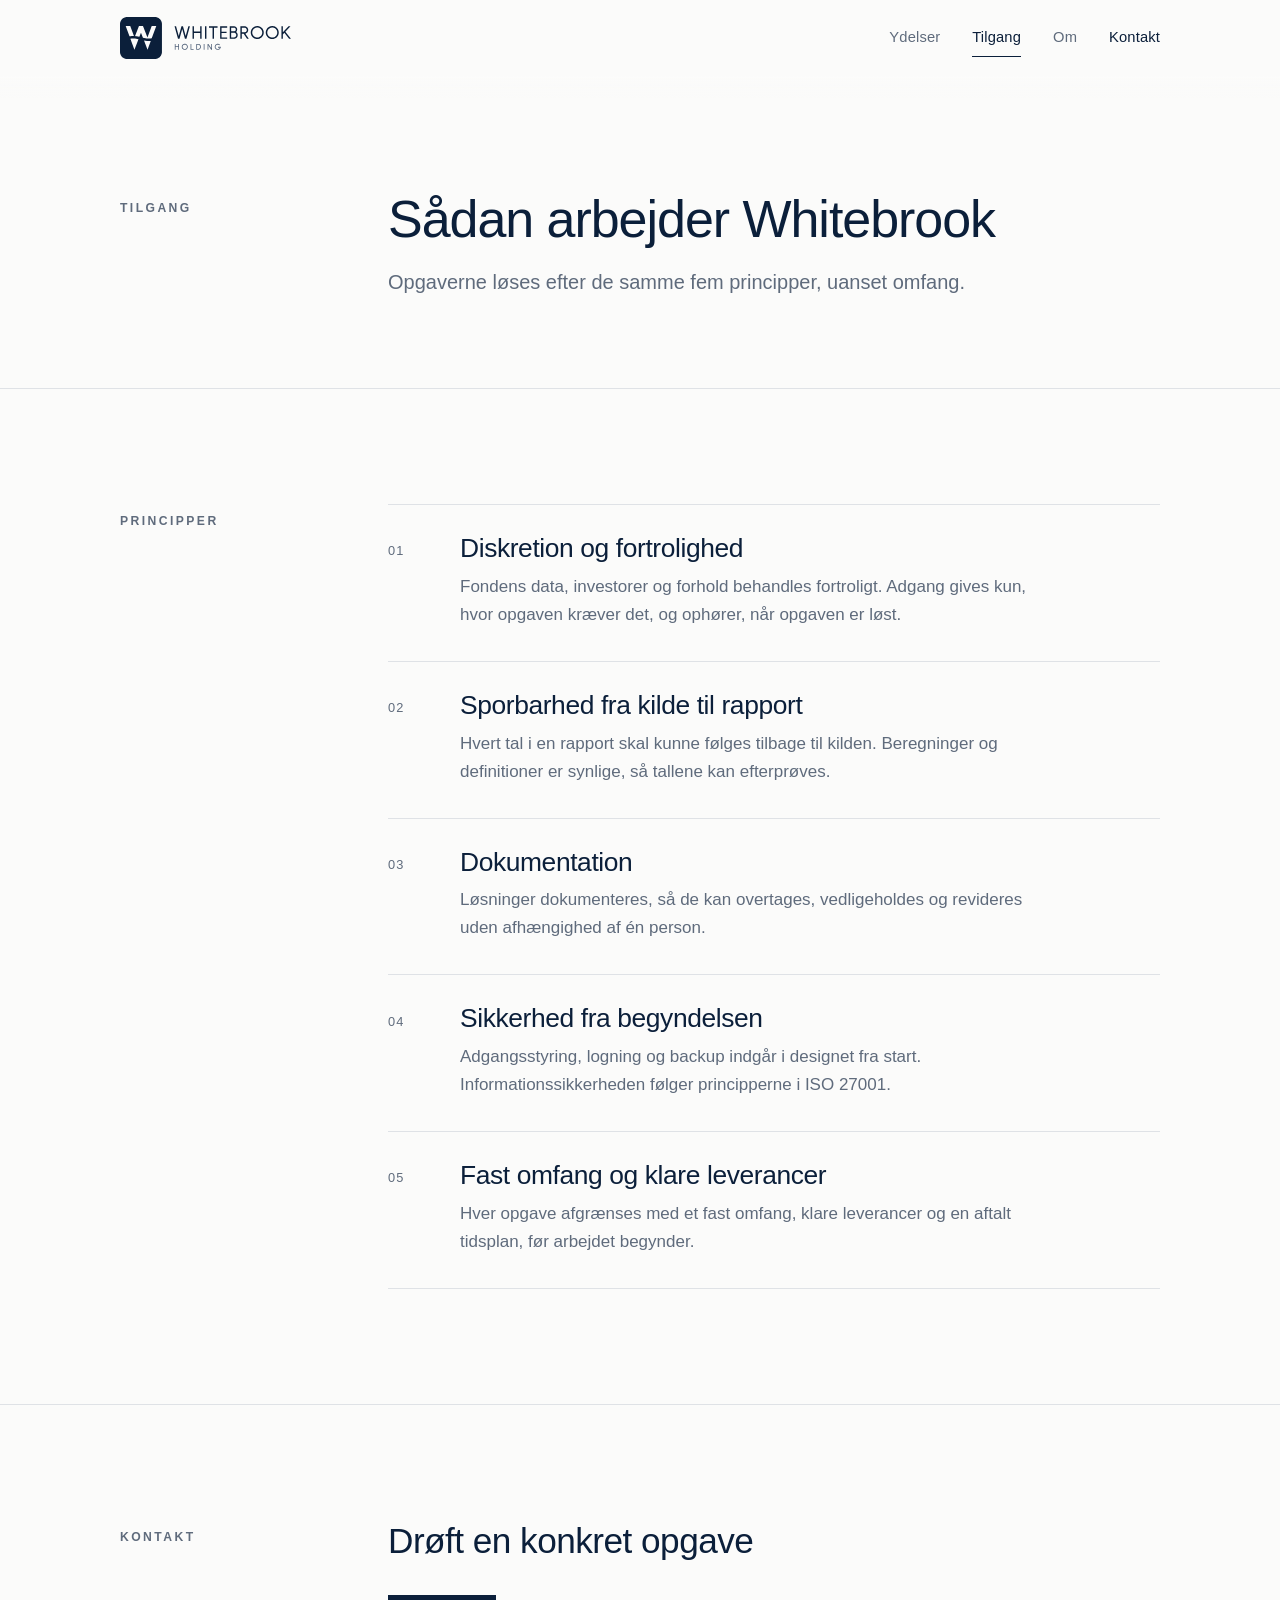
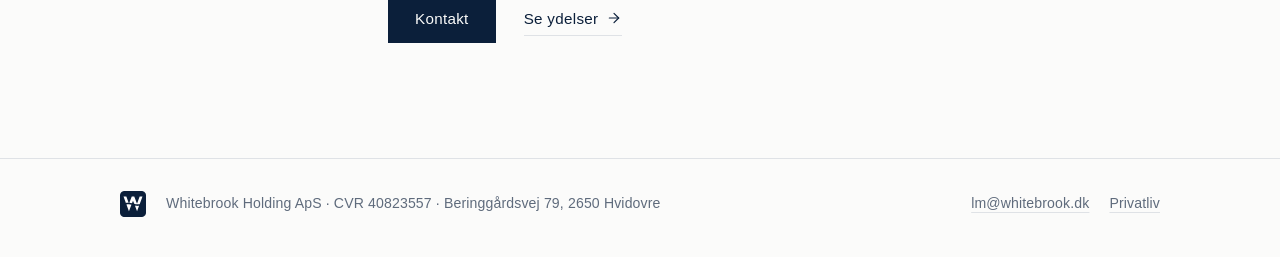
<file: tilgang/index.html>
<!doctype html>
<html lang="da">
<head>
<meta charset="utf-8">
<meta name="viewport" content="width=device-width, initial-scale=1">
<title>Tilgang · Whitebrook Holding ApS</title>
<meta name="description" content="Sådan arbejder Whitebrook: diskretion og fortrolighed, sporbarhed fra kilde til rapport, dokumentation, sikkerhed fra begyndelsen og et fast omfang med klare leverancer.">
<meta name="color-scheme" content="light dark">
<meta name="theme-color" content="#FBFBFA" media="(prefers-color-scheme: light)">
<meta name="theme-color" content="#08121F" media="(prefers-color-scheme: dark)">
<link rel="canonical" href="https://whitebrook.dk/tilgang/">
<link rel="icon" href="../favicon.svg" type="image/svg+xml">
<link rel="icon" href="../favicon.ico" sizes="16x16 32x32 48x48">
<link rel="apple-touch-icon" href="../apple-touch-icon.png">
<meta property="og:type" content="website">
<meta property="og:locale" content="da_DK">
<meta property="og:site_name" content="Whitebrook Holding ApS">
<meta property="og:title" content="Tilgang · Whitebrook Holding ApS">
<meta property="og:description" content="Sådan arbejder Whitebrook: diskretion og fortrolighed, sporbarhed fra kilde til rapport, dokumentation, sikkerhed fra begyndelsen og et fast omfang med klare leverancer.">
<meta property="og:url" content="https://whitebrook.dk/tilgang/">
<meta property="og:image" content="https://whitebrook.dk/assets/og-image.png">
<meta property="og:image:width" content="1200">
<meta property="og:image:height" content="630">
<link rel="stylesheet" href="../assets/styles.css">
</head>
<body>
<a class="skip" href="#indhold">Spring til indhold</a>
<header class="site-header">
  <div class="wrap header-inner">
    <a class="brand" href="../" aria-label="Whitebrook Holding ApS, forside">
      <picture>
        <source srcset="../assets/whitebrook-logo-white.svg" media="(prefers-color-scheme: dark)">
        <img src="../assets/whitebrook-logo.svg" alt="Whitebrook Holding" width="172" height="42">
      </picture>
    </a>
    <nav class="nav" aria-label="Hovedmenu">
      <a class="nav-link" href="../ydelser/">Ydelser</a>
      <a class="nav-link" href="../tilgang/" aria-current="page">Tilgang</a>
      <a class="nav-link" href="../om/">Om</a>
      <a class="nav-strong" href="../kontakt/">Kontakt</a>
    </nav>
  </div>
</header>
<main id="indhold">
<section class="page-head" aria-labelledby="page-title">
    <div class="wrap section-grid">
      <p class="label">Tilgang</p>
      <div>
        <h1 id="page-title">Sådan arbejder Whitebrook</h1>
        <p class="lead">Opgaverne løses efter de samme fem principper, uanset omfang.</p>
      </div>
    </div>
  </section>
  <section class="section" aria-label="Principper">
    <div class="wrap section-grid">
      <p class="label">Principper</p>
      <ol class="principles">
        <li>
          <span class="num" aria-hidden="true">01</span>
          <div>
            <h2>Diskretion og fortrolighed</h2>
            <p>Fondens data, investorer og forhold behandles fortroligt. Adgang gives kun, hvor opgaven kræver det, og ophører, når opgaven er løst.</p>
          </div>
        </li>
        <li>
          <span class="num" aria-hidden="true">02</span>
          <div>
            <h2>Sporbarhed fra kilde til rapport</h2>
            <p>Hvert tal i en rapport skal kunne følges tilbage til kilden. Beregninger og definitioner er synlige, så tallene kan efterprøves.</p>
          </div>
        </li>
        <li>
          <span class="num" aria-hidden="true">03</span>
          <div>
            <h2>Dokumentation</h2>
            <p>Løsninger dokumenteres, så de kan overtages, vedligeholdes og revideres uden afhængighed af én person.</p>
          </div>
        </li>
        <li>
          <span class="num" aria-hidden="true">04</span>
          <div>
            <h2>Sikkerhed fra begyndelsen</h2>
            <p>Adgangsstyring, logning og backup indgår i designet fra start. Informationssikkerheden følger principperne i ISO 27001.</p>
          </div>
        </li>
        <li>
          <span class="num" aria-hidden="true">05</span>
          <div>
            <h2>Fast omfang og klare leverancer</h2>
            <p>Hver opgave afgrænses med et fast omfang, klare leverancer og en aftalt tidsplan, før arbejdet begynder.</p>
          </div>
        </li>
      </ol>
    </div>
  </section>
  <section class="section cta" aria-labelledby="cta-title">
    <div class="wrap section-grid">
      <p class="label">Kontakt</p>
      <div>
        <h2 id="cta-title">Drøft en konkret opgave</h2>
        <div class="actions">
          <a class="btn" href="../kontakt/">Kontakt</a>
          <a class="text-link" href="../ydelser/">Se ydelser <svg class="icon" viewBox="0 0 24 24" aria-hidden="true" focusable="false"><path d="M5 12h14"/><path d="m12 5 7 7-7 7"/></svg></a>
        </div>
      </div>
    </div>
  </section>
</main>
<footer class="site-footer">
  <div class="wrap footer-inner">
    <img src="../favicon.svg" alt="" width="26" height="26">
    <p>Whitebrook Holding ApS · CVR 40823557 · Beringgårdsvej 79, 2650 Hvidovre</p>
    <nav class="footer-nav" aria-label="Sidefod">
      <a href="mailto:lm@whitebrook.dk">lm@whitebrook.dk</a>
      <a href="../privatliv/">Privatliv</a>
    </nav>
  </div>
</footer>
</body>
</html>
</file>
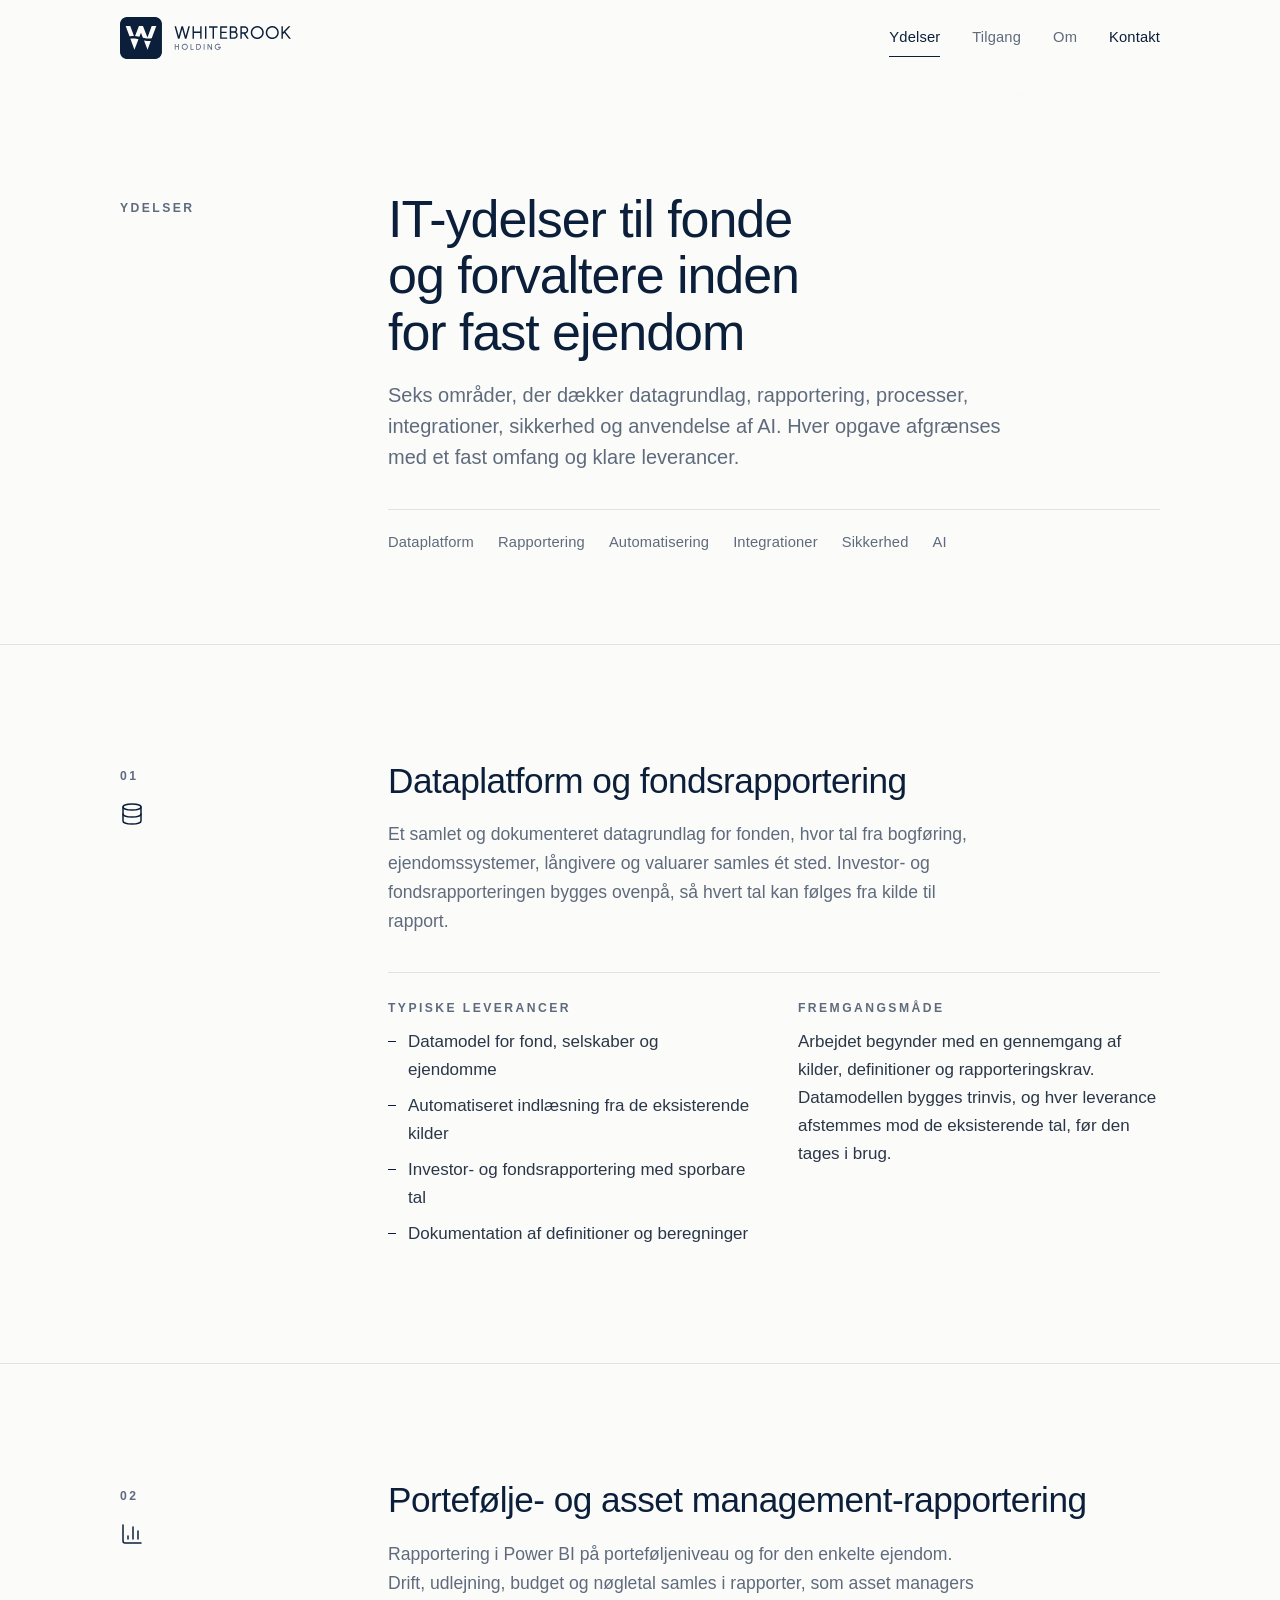
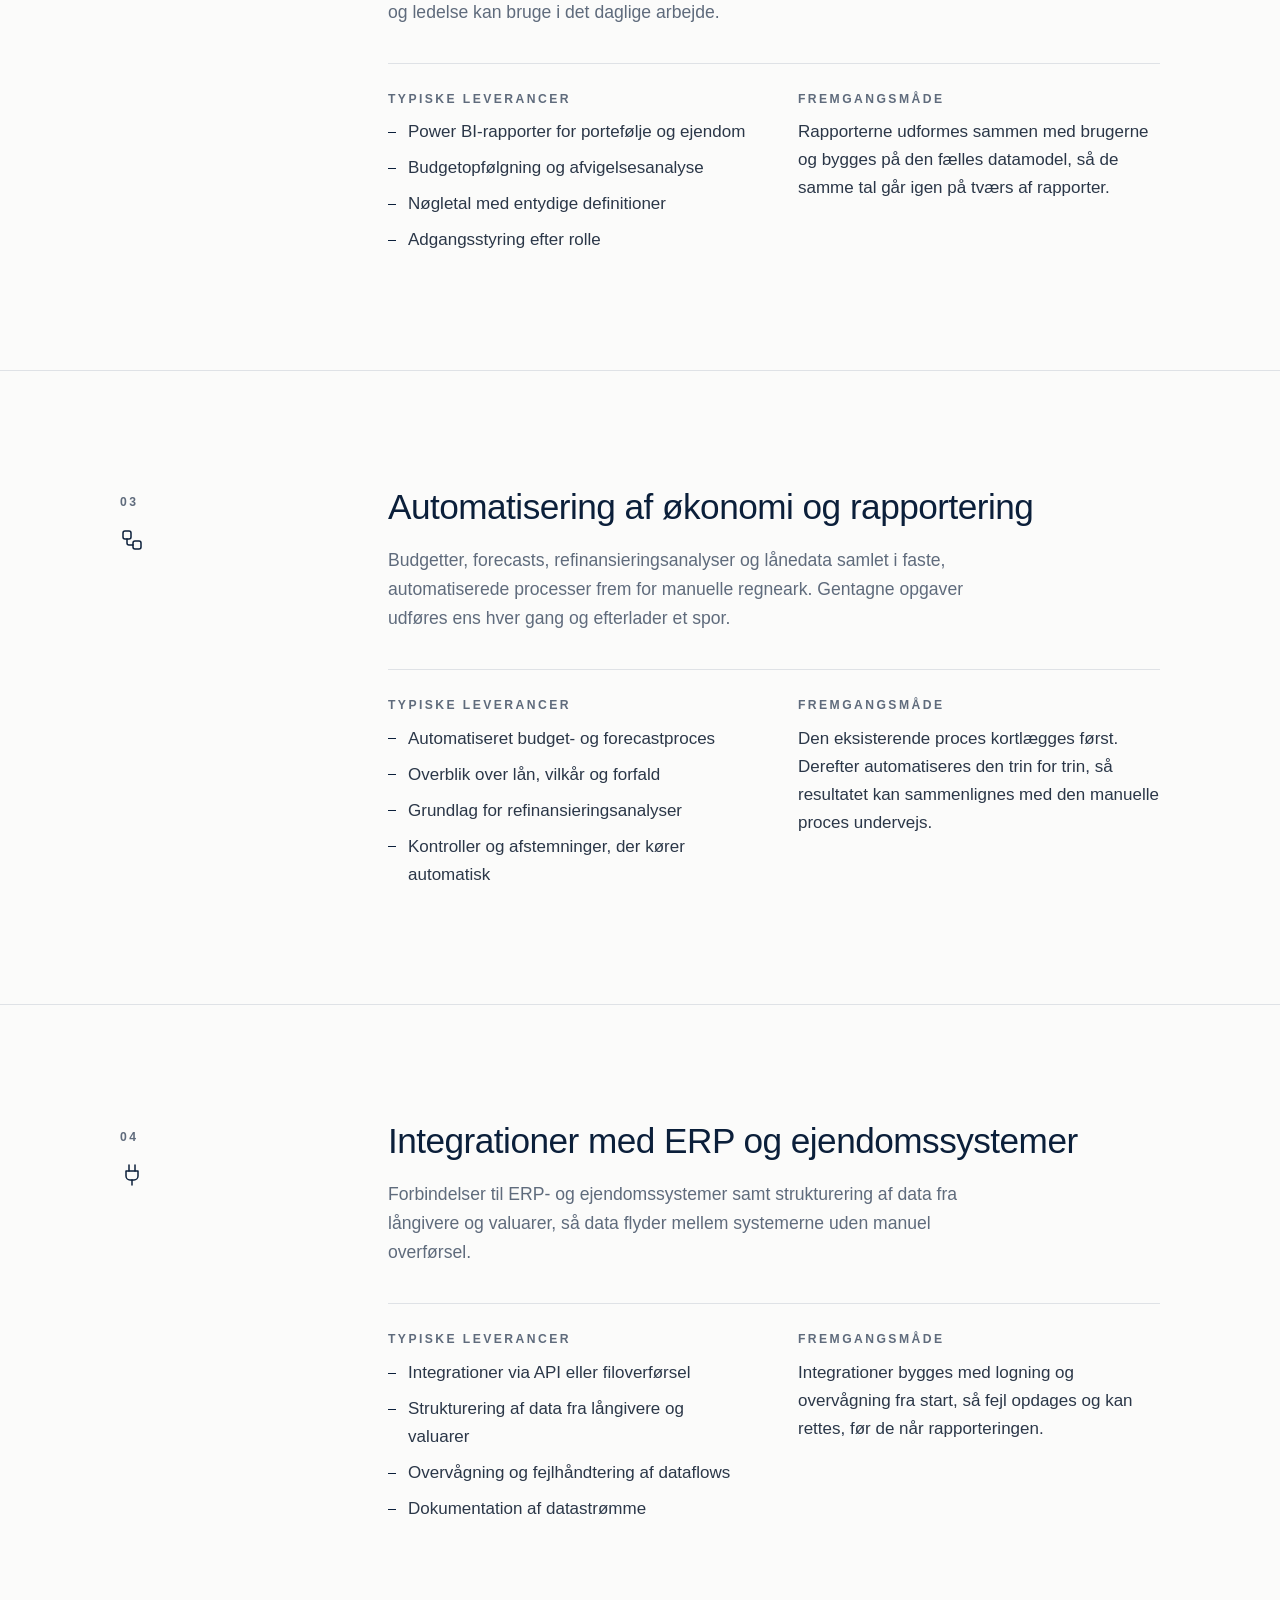
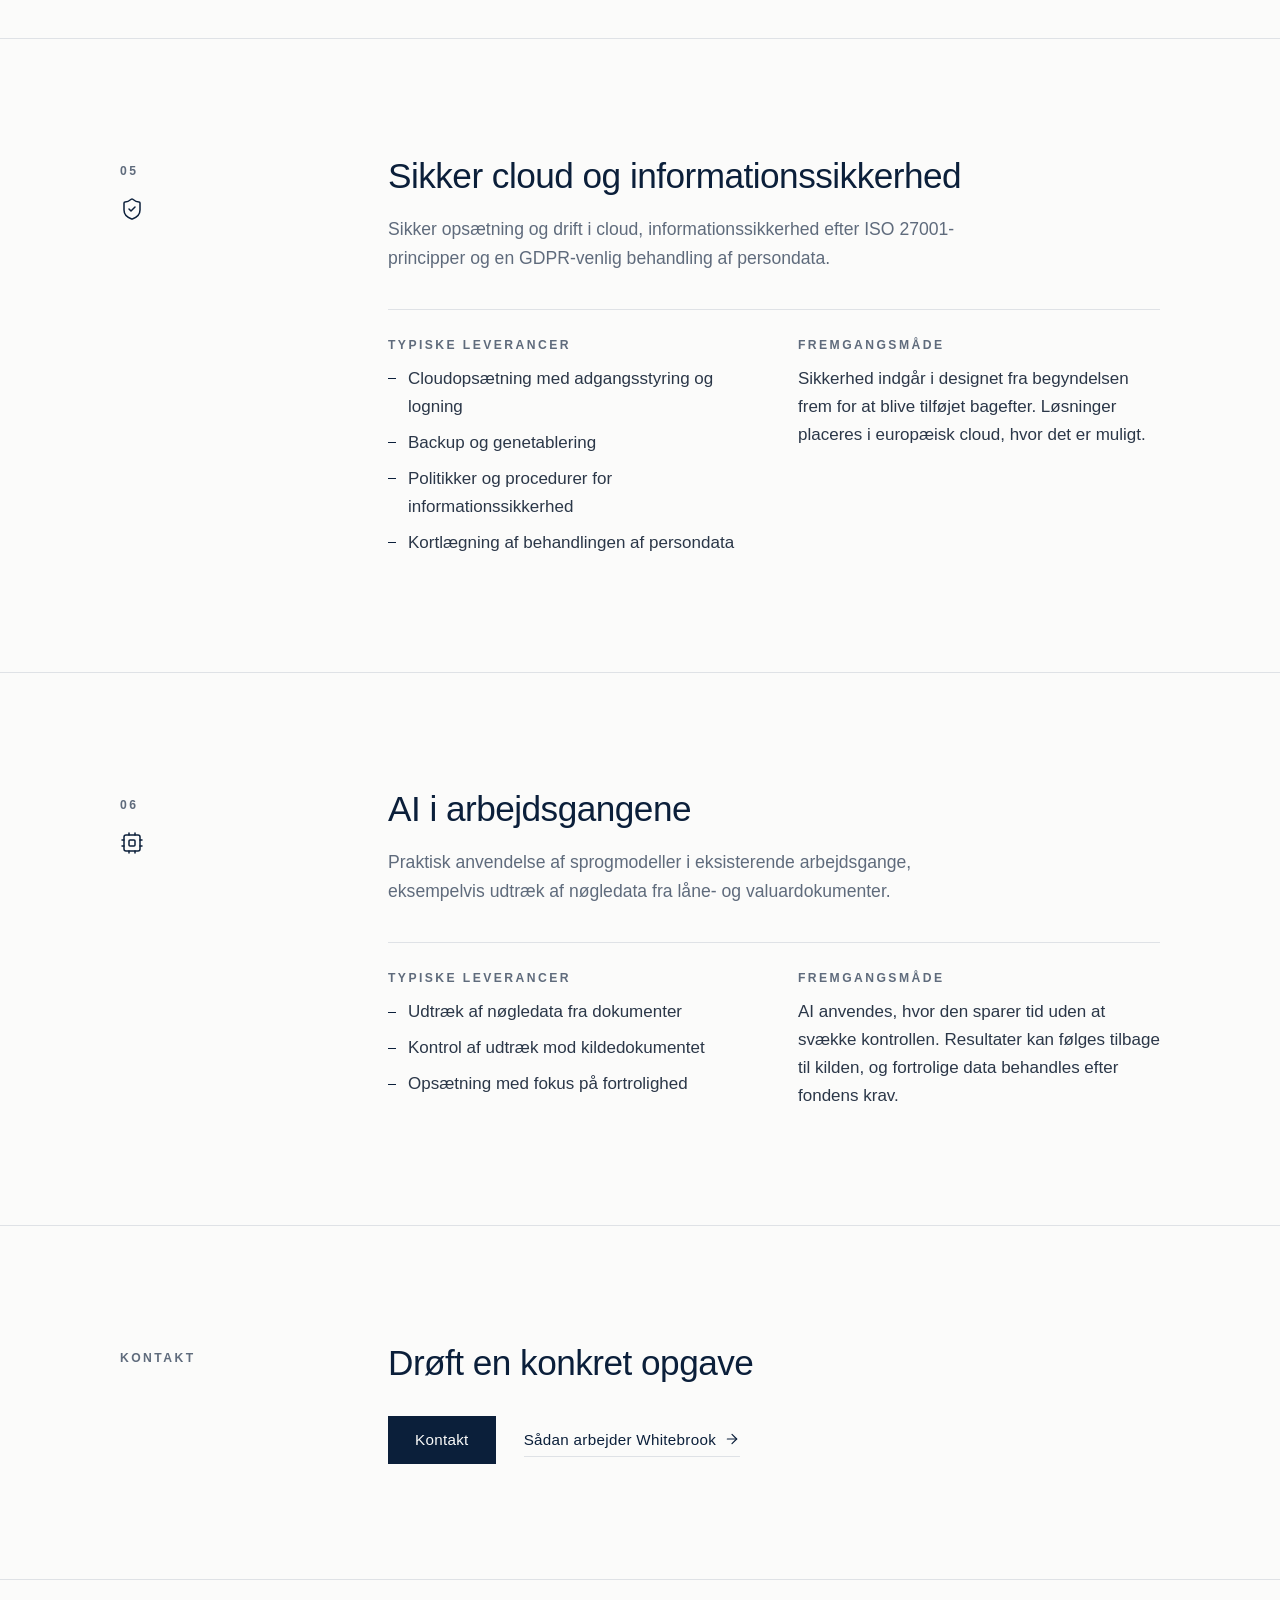
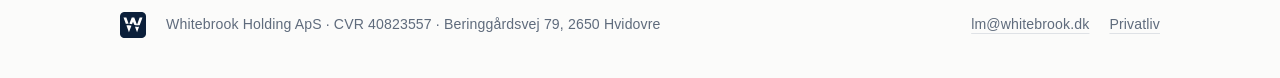
<file: ydelser/index.html>
<!doctype html>
<html lang="da">
<head>
<meta charset="utf-8">
<meta name="viewport" content="width=device-width, initial-scale=1">
<title>Ydelser · Whitebrook Holding ApS</title>
<meta name="description" content="IT-ydelser til private equity-fonde og forvaltere inden for fast ejendom: dataplatform, rapportering, automatisering, integrationer, informationssikkerhed og AI.">
<meta name="color-scheme" content="light dark">
<meta name="theme-color" content="#FBFBFA" media="(prefers-color-scheme: light)">
<meta name="theme-color" content="#08121F" media="(prefers-color-scheme: dark)">
<link rel="canonical" href="https://whitebrook.dk/ydelser/">
<link rel="icon" href="../favicon.svg" type="image/svg+xml">
<link rel="icon" href="../favicon.ico" sizes="16x16 32x32 48x48">
<link rel="apple-touch-icon" href="../apple-touch-icon.png">
<meta property="og:type" content="website">
<meta property="og:locale" content="da_DK">
<meta property="og:site_name" content="Whitebrook Holding ApS">
<meta property="og:title" content="Ydelser · Whitebrook Holding ApS">
<meta property="og:description" content="IT-ydelser til private equity-fonde og forvaltere inden for fast ejendom: dataplatform, rapportering, automatisering, integrationer, informationssikkerhed og AI.">
<meta property="og:url" content="https://whitebrook.dk/ydelser/">
<meta property="og:image" content="https://whitebrook.dk/assets/og-image.png">
<meta property="og:image:width" content="1200">
<meta property="og:image:height" content="630">
<link rel="stylesheet" href="../assets/styles.css">
</head>
<body>
<a class="skip" href="#indhold">Spring til indhold</a>
<header class="site-header">
  <div class="wrap header-inner">
    <a class="brand" href="../" aria-label="Whitebrook Holding ApS, forside">
      <picture>
        <source srcset="../assets/whitebrook-logo-white.svg" media="(prefers-color-scheme: dark)">
        <img src="../assets/whitebrook-logo.svg" alt="Whitebrook Holding" width="172" height="42">
      </picture>
    </a>
    <nav class="nav" aria-label="Hovedmenu">
      <a class="nav-link" href="../ydelser/" aria-current="page">Ydelser</a>
      <a class="nav-link" href="../tilgang/">Tilgang</a>
      <a class="nav-link" href="../om/">Om</a>
      <a class="nav-strong" href="../kontakt/">Kontakt</a>
    </nav>
  </div>
</header>
<main id="indhold">
<section class="page-head" aria-labelledby="page-title">
    <div class="wrap section-grid">
      <p class="label">Ydelser</p>
      <div>
        <h1 id="page-title">IT-ydelser til fonde og forvaltere inden for fast ejendom</h1>
        <p class="lead">Seks områder, der dækker datagrundlag, rapportering, processer, integrationer, sikkerhed og anvendelse af AI. Hver opgave afgrænses med et fast omfang og klare leverancer.</p>
        <nav class="toc" aria-label="Ydelser på siden">
          <a href="#dataplatform">Dataplatform</a>
          <a href="#rapportering">Rapportering</a>
          <a href="#automatisering">Automatisering</a>
          <a href="#integrationer">Integrationer</a>
          <a href="#sikkerhed">Sikkerhed</a>
          <a href="#ai">AI</a>
        </nav>
      </div>
    </div>
  </section>
  <section class="section detail" id="dataplatform" aria-labelledby="s1">
    <div class="wrap section-grid">
      <div class="label detail-label"><span>01</span><svg class="icon" viewBox="0 0 24 24" aria-hidden="true" focusable="false"><ellipse cx="12" cy="5" rx="9" ry="3"/><path d="M3 5v14a9 3 0 0 0 18 0V5"/><path d="M3 12a9 3 0 0 0 18 0"/></svg></div>
      <div>
        <h2 id="s1">Dataplatform og fondsrapportering</h2>
        <p class="intro">Et samlet og dokumenteret datagrundlag for fonden, hvor tal fra bogføring, ejendomssystemer, långivere og valuarer samles ét sted. Investor- og fondsrapporteringen bygges ovenpå, så hvert tal kan følges fra kilde til rapport.</p>
        <div class="detail-cols">
          <div>
            <h3>Typiske leverancer</h3>
            <ul>
              <li>Datamodel for fond, selskaber og ejendomme</li>
              <li>Automatiseret indlæsning fra de eksisterende kilder</li>
              <li>Investor- og fondsrapportering med sporbare tal</li>
              <li>Dokumentation af definitioner og beregninger</li>
            </ul>
          </div>
          <div>
            <h3>Fremgangsmåde</h3>
            <p>Arbejdet begynder med en gennemgang af kilder, definitioner og rapporteringskrav. Datamodellen bygges trinvis, og hver leverance afstemmes mod de eksisterende tal, før den tages i brug.</p>
          </div>
        </div>
      </div>
    </div>
  </section>
  <section class="section detail" id="rapportering" aria-labelledby="s2">
    <div class="wrap section-grid">
      <div class="label detail-label"><span>02</span><svg class="icon" viewBox="0 0 24 24" aria-hidden="true" focusable="false"><path d="M3 3v16a2 2 0 0 0 2 2h16"/><path d="M18 17V9"/><path d="M13 17V5"/><path d="M8 17v-3"/></svg></div>
      <div>
        <h2 id="s2">Portefølje- og asset management-rapportering</h2>
        <p class="intro">Rapportering i Power BI på porteføljeniveau og for den enkelte ejendom. Drift, udlejning, budget og nøgletal samles i rapporter, som asset managers og ledelse kan bruge i det daglige arbejde.</p>
        <div class="detail-cols">
          <div>
            <h3>Typiske leverancer</h3>
            <ul>
              <li>Power BI-rapporter for portefølje og ejendom</li>
              <li>Budgetopfølgning og afvigelsesanalyse</li>
              <li>Nøgletal med entydige definitioner</li>
              <li>Adgangsstyring efter rolle</li>
            </ul>
          </div>
          <div>
            <h3>Fremgangsmåde</h3>
            <p>Rapporterne udformes sammen med brugerne og bygges på den fælles datamodel, så de samme tal går igen på tværs af rapporter.</p>
          </div>
        </div>
      </div>
    </div>
  </section>
  <section class="section detail" id="automatisering" aria-labelledby="s3">
    <div class="wrap section-grid">
      <div class="label detail-label"><span>03</span><svg class="icon" viewBox="0 0 24 24" aria-hidden="true" focusable="false"><rect width="8" height="8" x="3" y="3" rx="2"/><path d="M7 11v4a2 2 0 0 0 2 2h4"/><rect width="8" height="8" x="13" y="13" rx="2"/></svg></div>
      <div>
        <h2 id="s3">Automatisering af økonomi og rapportering</h2>
        <p class="intro">Budgetter, forecasts, refinansieringsanalyser og lånedata samlet i faste, automatiserede processer frem for manuelle regneark. Gentagne opgaver udføres ens hver gang og efterlader et spor.</p>
        <div class="detail-cols">
          <div>
            <h3>Typiske leverancer</h3>
            <ul>
              <li>Automatiseret budget- og forecastproces</li>
              <li>Overblik over lån, vilkår og forfald</li>
              <li>Grundlag for refinansieringsanalyser</li>
              <li>Kontroller og afstemninger, der kører automatisk</li>
            </ul>
          </div>
          <div>
            <h3>Fremgangsmåde</h3>
            <p>Den eksisterende proces kortlægges først. Derefter automatiseres den trin for trin, så resultatet kan sammenlignes med den manuelle proces undervejs.</p>
          </div>
        </div>
      </div>
    </div>
  </section>
  <section class="section detail" id="integrationer" aria-labelledby="s4">
    <div class="wrap section-grid">
      <div class="label detail-label"><span>04</span><svg class="icon" viewBox="0 0 24 24" aria-hidden="true" focusable="false"><path d="M12 22v-5"/><path d="M9 8V2"/><path d="M15 8V2"/><path d="M18 8v5a4 4 0 0 1-4 4h-4a4 4 0 0 1-4-4V8Z"/></svg></div>
      <div>
        <h2 id="s4">Integrationer med ERP og ejendomssystemer</h2>
        <p class="intro">Forbindelser til ERP- og ejendomssystemer samt strukturering af data fra långivere og valuarer, så data flyder mellem systemerne uden manuel overførsel.</p>
        <div class="detail-cols">
          <div>
            <h3>Typiske leverancer</h3>
            <ul>
              <li>Integrationer via API eller filoverførsel</li>
              <li>Strukturering af data fra långivere og valuarer</li>
              <li>Overvågning og fejlhåndtering af dataflows</li>
              <li>Dokumentation af datastrømme</li>
            </ul>
          </div>
          <div>
            <h3>Fremgangsmåde</h3>
            <p>Integrationer bygges med logning og overvågning fra start, så fejl opdages og kan rettes, før de når rapporteringen.</p>
          </div>
        </div>
      </div>
    </div>
  </section>
  <section class="section detail" id="sikkerhed" aria-labelledby="s5">
    <div class="wrap section-grid">
      <div class="label detail-label"><span>05</span><svg class="icon" viewBox="0 0 24 24" aria-hidden="true" focusable="false"><path d="M20 13c0 5-3.5 7.5-7.66 8.95a1 1 0 0 1-.67-.01C7.5 20.5 4 18 4 13V6a1 1 0 0 1 1-1c2 0 4.5-1.2 6.24-2.72a1.17 1.17 0 0 1 1.52 0C14.51 3.81 17 5 19 5a1 1 0 0 1 1 1z"/><path d="m9 12 2 2 4-4"/></svg></div>
      <div>
        <h2 id="s5">Sikker cloud og informationssikkerhed</h2>
        <p class="intro">Sikker opsætning og drift i cloud, informationssikkerhed efter ISO 27001-principper og en GDPR-venlig behandling af persondata.</p>
        <div class="detail-cols">
          <div>
            <h3>Typiske leverancer</h3>
            <ul>
              <li>Cloudopsætning med adgangsstyring og logning</li>
              <li>Backup og genetablering</li>
              <li>Politikker og procedurer for informationssikkerhed</li>
              <li>Kortlægning af behandlingen af persondata</li>
            </ul>
          </div>
          <div>
            <h3>Fremgangsmåde</h3>
            <p>Sikkerhed indgår i designet fra begyndelsen frem for at blive tilføjet bagefter. Løsninger placeres i europæisk cloud, hvor det er muligt.</p>
          </div>
        </div>
      </div>
    </div>
  </section>
  <section class="section detail" id="ai" aria-labelledby="s6">
    <div class="wrap section-grid">
      <div class="label detail-label"><span>06</span><svg class="icon" viewBox="0 0 24 24" aria-hidden="true" focusable="false"><rect width="16" height="16" x="4" y="4" rx="2"/><rect width="6" height="6" x="9" y="9" rx="1"/><path d="M15 2v2"/><path d="M15 20v2"/><path d="M2 15h2"/><path d="M2 9h2"/><path d="M20 15h2"/><path d="M20 9h2"/><path d="M9 2v2"/><path d="M9 20v2"/></svg></div>
      <div>
        <h2 id="s6">AI i arbejdsgangene</h2>
        <p class="intro">Praktisk anvendelse af sprogmodeller i eksisterende arbejdsgange, eksempelvis udtræk af nøgledata fra låne- og valuardokumenter.</p>
        <div class="detail-cols">
          <div>
            <h3>Typiske leverancer</h3>
            <ul>
              <li>Udtræk af nøgledata fra dokumenter</li>
              <li>Kontrol af udtræk mod kildedokumentet</li>
              <li>Opsætning med fokus på fortrolighed</li>
            </ul>
          </div>
          <div>
            <h3>Fremgangsmåde</h3>
            <p>AI anvendes, hvor den sparer tid uden at svække kontrollen. Resultater kan følges tilbage til kilden, og fortrolige data behandles efter fondens krav.</p>
          </div>
        </div>
      </div>
    </div>
  </section>
  <section class="section cta" aria-labelledby="cta-title">
    <div class="wrap section-grid">
      <p class="label">Kontakt</p>
      <div>
        <h2 id="cta-title">Drøft en konkret opgave</h2>
        <div class="actions">
          <a class="btn" href="../kontakt/">Kontakt</a>
          <a class="text-link" href="../tilgang/">Sådan arbejder Whitebrook <svg class="icon" viewBox="0 0 24 24" aria-hidden="true" focusable="false"><path d="M5 12h14"/><path d="m12 5 7 7-7 7"/></svg></a>
        </div>
      </div>
    </div>
  </section>
</main>
<footer class="site-footer">
  <div class="wrap footer-inner">
    <img src="../favicon.svg" alt="" width="26" height="26">
    <p>Whitebrook Holding ApS · CVR 40823557 · Beringgårdsvej 79, 2650 Hvidovre</p>
    <nav class="footer-nav" aria-label="Sidefod">
      <a href="mailto:lm@whitebrook.dk">lm@whitebrook.dk</a>
      <a href="../privatliv/">Privatliv</a>
    </nav>
  </div>
</footer>
</body>
</html>
</file>
<file: assets/styles.css>
/* Whitebrook Holding ApS. Static one-page site: no external fonts, no cookies, no trackers. */

:root {
  color-scheme: light dark;
  --bg: #FBFBFA;
  --surface: #F3F4F5;
  --ink: #0B1F3A;
  --text: #2B3748;
  --muted: #5F6B7C;
  --line: #DFE2E6;
  --accent: #2B6890;
  --stream: #C3CFDC;
  --header-bg: color-mix(in srgb, var(--bg) 90%, transparent);
  --wrap: 70rem;
  --gutter: 1rem;
  --label-col: 13.75rem;
  --header-h: 4.75rem;
  --font: -apple-system, BlinkMacSystemFont, "Segoe UI", Roboto, "Helvetica Neue", Arial, "Noto Sans", sans-serif;
  /* Motion vocabulary (review-animations STANDARDS.md) */
  --ease-out: cubic-bezier(0.23, 1, 0.32, 1);
  --ease-in-out: cubic-bezier(0.77, 0, 0.175, 1);
}

@media (prefers-color-scheme: dark) {
  :root {
    --bg: #08121F;
    --surface: #0C1828;
    --ink: #EDF1F6;
    --text: #C6D0DC;
    --muted: #8C99AB;
    --line: #1C2B3F;
    --accent: #8CC0E3;
    --stream: #1F3752;
  }
}

@media (prefers-contrast: more) {
  :root {
    --muted: #3F4A59;
    --line: #8A94A3;
    --stream: #8A94A3;
    --header-bg: var(--bg);
  }
}

@media (prefers-contrast: more) and (prefers-color-scheme: dark) {
  :root {
    --muted: #B8C3D0;
    --line: #5C6D84;
    --stream: #5C6D84;
  }
}

@media (min-width: 48rem) {
  :root { --gutter: 2.5rem; }
}

*, *::before, *::after { box-sizing: border-box; }

html {
  -webkit-text-size-adjust: 100%;
  text-size-adjust: 100%;
}

@media (prefers-reduced-motion: no-preference) {
  html { scroll-behavior: smooth; }
}

body {
  margin: 0;
  background: var(--bg);
  color: var(--text);
  font-family: var(--font);
  font-size: 1.0625rem;
  line-height: 1.65;
  letter-spacing: 0;
  -webkit-font-smoothing: antialiased;
  overflow-x: hidden;
  /* ease light/dark switches instead of an abrupt brightness jump */
  transition: background-color 200ms ease, color 200ms ease;
}

img, svg { display: block; max-width: 100%; }

a { color: inherit; }

h1, h2, h3 {
  color: var(--ink);
  margin: 0;
  font-weight: 500;
  line-height: 1.2;
  text-wrap: balance;
  font-optical-sizing: auto;
}

p { margin: 0; }

.nb { white-space: nowrap; }

:focus-visible {
  outline: 2px solid var(--accent);
  outline-offset: 3px;
}

.wrap {
  max-width: var(--wrap);
  margin-inline: auto;
  padding-inline: var(--gutter);
}

.skip {
  position: absolute;
  left: var(--gutter);
  top: -6rem;
  z-index: 20;
  background: var(--ink);
  color: var(--bg);
  padding: 0.5rem 0.875rem;
  text-decoration: none;
}
.skip:focus { top: 0.75rem; }

/* ---------------------------------------------------------------- header */

.site-header {
  position: sticky;
  top: 0;
  z-index: 10;
  background: var(--header-bg);
  -webkit-backdrop-filter: saturate(140%) blur(10px);
  backdrop-filter: saturate(140%) blur(10px);
  transition: background-color 200ms ease;
}

/* Scroll edge: a soft fade where content meets the floating header,
   instead of a hard 1px divider. Invisible over the plain page background. */
.site-header::after {
  content: "";
  position: absolute;
  left: 0;
  right: 0;
  top: 100%;
  height: 1.5rem;
  background: linear-gradient(to bottom, var(--header-bg), transparent);
  pointer-events: none;
}

@media (prefers-reduced-transparency: reduce) {
  .site-header {
    background: var(--bg);
    -webkit-backdrop-filter: none;
    backdrop-filter: none;
  }
  .site-header::after { background: linear-gradient(to bottom, var(--bg), transparent); }
}

@media (prefers-contrast: more) {
  .site-header {
    -webkit-backdrop-filter: none;
    backdrop-filter: none;
    border-bottom: 1px solid var(--ink);
  }
  .site-header::after { display: none; }
}

.header-inner {
  display: flex;
  align-items: center;
  justify-content: space-between;
  gap: 1rem;
  height: var(--header-h);
}

.brand { display: block; flex: none; }
.brand img { height: 2.625rem; width: auto; }

.nav {
  display: flex;
  align-items: center;
  gap: 2rem;
  font-size: 0.92rem;
  letter-spacing: 0.01em;
}

.nav a {
  display: inline-block;
  color: var(--muted);
  text-decoration: none;
  padding-block: 0.375rem;
  border-bottom: 1px solid transparent;
  transition: color 200ms ease, border-color 200ms ease, transform 160ms var(--ease-out);
}
.nav .nav-strong { color: var(--ink); }

.nav a[aria-current="page"] { color: var(--ink); border-bottom-color: var(--ink); }

/* Phones: logo on one row, the full menu on the next, and the header scrolls away. */
@media (max-width: 42.5rem) {
  :root { --header-h: 0rem; }
  .site-header { position: static; }
  .site-header::after { display: none; }
  .header-inner { height: auto; flex-wrap: wrap; padding-block: 0.875rem 0.25rem; gap: 0.25rem; }
  .brand img { height: 2.1875rem; }
  .nav { width: 100%; gap: 1.375rem; font-size: 0.95rem; }
}

/* ---------------------------------------------------------------- shared */

section[id] { scroll-margin-top: var(--header-h); }

.section {
  padding-block: clamp(4rem, 9vw, 7.5rem);
  border-top: 1px solid var(--line);
}

.section-grid {
  display: grid;
  gap: 1.25rem 3rem;
}

@media (min-width: 56.25rem) {
  .section-grid { grid-template-columns: var(--label-col) 1fr; }
}

.label {
  font-size: 0.76rem;
  font-weight: 600;
  letter-spacing: 0.2em;
  text-transform: uppercase;
  color: var(--muted);
  padding-top: 0.55em;
}

h2 {
  font-size: clamp(1.6rem, 1.25rem + 1.3vw, 2.2rem);
  font-weight: 400;
  letter-spacing: -0.015em;
}

.intro {
  margin-top: 1.125rem;
  max-width: 60ch;
  color: var(--muted);
  font-size: 1.1rem;
}

/* ---------------------------------------------------------------- hero */

.hero {
  position: relative;
  padding-top: clamp(5rem, 13vw, 10.5rem);
  padding-bottom: clamp(7rem, 14vw, 12.25rem);
  overflow: hidden;
}

.hero .label {
  white-space: nowrap;
}

@media (min-width: 56.25rem) {
  /* label sits on the same axis as the other section labels;
     the headline starts on the shared content column */
  .hero .label { padding-top: 1.35rem; }
}

.hero h1 {
  font-size: clamp(2.1rem, 1.25rem + 3.6vw, 3.75rem);
  font-weight: 400;
  letter-spacing: -0.02em;
  line-height: 1.05;
  max-width: 20ch;
}

.hero .lead {
  margin-top: 1.75rem;
  font-size: clamp(1.1rem, 1rem + 0.45vw, 1.3rem);
  line-height: 1.55;
  color: var(--muted);
  max-width: 52ch;
}

.actions {
  display: flex;
  flex-wrap: wrap;
  align-items: center;
  gap: 0.875rem 1.75rem;
  margin-top: 2.75rem;
}

.btn {
  display: inline-flex;
  align-items: center;
  gap: 0.625rem;
  min-height: 3rem;
  padding: 0 1.625rem;
  border: 1px solid var(--ink);
  background: var(--ink);
  color: var(--bg);
  text-decoration: none;
  font-size: 0.95rem;
  font-weight: 500;
  letter-spacing: 0.02em;
  transition: background-color 200ms ease, color 200ms ease, transform 160ms var(--ease-out);
}

.text-link {
  display: inline-flex;
  align-items: center;
  gap: 0.5rem;
  color: var(--ink);
  text-decoration: none;
  font-size: 0.95rem;
  font-weight: 500;
  letter-spacing: 0.02em;
  padding-block: 0.25rem;
  border-bottom: 1px solid var(--line);
  transition: border-color 200ms ease, transform 160ms var(--ease-out);
}

.stream {
  position: absolute;
  left: 0;
  right: 0;
  bottom: clamp(1.75rem, 5vw, 3.5rem);
  width: 100%;
  height: clamp(3.5rem, 8vw, 6.5rem);
  pointer-events: none;
}

.stream path {
  fill: none;
  stroke: var(--stream);
  stroke-width: 1.25;
}
.stream path + path { opacity: 0.55; }

/* ---------------------------------------------------------------- about */

.about {
  display: grid;
  gap: 2.25rem;
  align-items: start;
}

@media (min-width: 47.5rem) {
  .about { grid-template-columns: 15rem 1fr; gap: 3.5rem; }
}

.portrait {
  margin: 0;
  max-width: 15rem;
  border: 1px solid var(--line);
  background: var(--surface);
}
.portrait img { width: 100%; height: auto; aspect-ratio: 4 / 5; object-fit: cover; }

/* the photo's warm, light backdrop is dimmed a touch on the navy page so it does not glare */
@media (prefers-color-scheme: dark) {
  .portrait img { filter: brightness(0.9) saturate(0.95); }
}

@media (max-width: 47.4375rem) {
  .portrait { max-width: 11.25rem; }
}

.role {
  margin-top: 0.375rem;
  color: var(--muted);
}

.bio {
  margin-top: 1.75rem;
  display: grid;
  gap: 1rem;
  max-width: 64ch;
}

/* ---------------------------------------------------------------- services */

.services {
  list-style: none;
  margin: 3rem 0 0;
  padding: 0;
  display: grid;
  grid-template-columns: 1fr;
  column-gap: 2.5rem;
}

@media (min-width: 42.5rem) { .services { grid-template-columns: repeat(2, 1fr); } }

.service {
  border-top: 1px solid var(--line);
  padding: 1.75rem 0 2rem;
}

.service svg {
  width: 1.375rem;
  height: 1.375rem;
  fill: none;
  stroke: var(--ink);
  stroke-width: 1.5;
  stroke-linecap: round;
  stroke-linejoin: round;
  margin-bottom: 1.125rem;
}

.service h3 { font-size: 1.1rem; font-weight: 600; letter-spacing: -0.005em; }
.service p { margin-top: 0.5rem; color: var(--muted); font-size: 0.98rem; line-height: 1.62; max-width: 46ch; }

/* ---------------------------------------------------------------- contact */

.contact-list {
  margin: 2.5rem 0 0;
  display: grid;
  gap: 0;
  max-width: 45rem;
}

.contact-list div {
  display: grid;
  grid-template-columns: 1fr;
  gap: 0.125rem;
  padding: 1.125rem 0;
  border-top: 1px solid var(--line);
}

@media (min-width: 35rem) {
  .contact-list div { grid-template-columns: 8.75rem 1fr; gap: 1.5rem; }
}

.contact-list dt { color: var(--muted); font-size: 0.92rem; letter-spacing: 0.01em; padding-top: 0.15em; }
.contact-list dd { margin: 0; color: var(--ink); overflow-wrap: anywhere; }

.contact-list a {
  text-decoration: underline;
  text-decoration-color: var(--accent);
  text-decoration-thickness: 1px;
  text-underline-offset: 0.3125rem;
  transition: color 200ms ease;
}

/* ---------------------------------------------------------------- footer */

.site-footer {
  border-top: 1px solid var(--line);
  padding-block: 2rem 2.5rem;
  font-size: 0.88rem;
  letter-spacing: 0.01em;
  color: var(--muted);
}

.footer-inner {
  display: flex;
  flex-wrap: wrap;
  align-items: center;
  gap: 0.75rem 1.25rem;
}

.footer-inner img { width: 1.625rem; height: 1.625rem; flex: none; }

.footer-nav { display: flex; gap: 1.25rem; margin-left: auto; }
.footer-nav a {
  color: var(--muted);
  text-decoration: underline;
  text-decoration-color: var(--line);
  text-underline-offset: 0.25rem;
  transition: color 200ms ease, text-decoration-color 200ms ease;
}

@media (max-width: 42.5rem) {
  .footer-inner { align-items: flex-start; }
  .footer-nav { margin-left: 0; flex-basis: 100%; }
}

/* ---------------------------------------------------------------- inner pages */

.page-head {
  padding-top: clamp(4rem, 9vw, 7.5rem);
  padding-bottom: clamp(3.5rem, 7vw, 6rem);
}

.page-head h1 {
  font-size: clamp(2rem, 1.3rem + 2.6vw, 3.25rem);
  font-weight: 400;
  letter-spacing: -0.02em;
  line-height: 1.08;
  max-width: 22ch;
}

.page-head .lead {
  margin-top: 1.25rem;
  max-width: 56ch;
  font-size: clamp(1.1rem, 1rem + 0.35vw, 1.25rem);
  line-height: 1.55;
  color: var(--muted);
}

.toc {
  display: flex;
  flex-wrap: wrap;
  gap: 0.5rem 1.5rem;
  margin-top: 2.25rem;
  padding-top: 1.25rem;
  border-top: 1px solid var(--line);
  font-size: 0.92rem;
  letter-spacing: 0.01em;
}
.toc a { color: var(--muted); text-decoration: none; transition: color 200ms ease; }

.more { margin-top: 1.75rem; }
.text-link .icon { width: 1rem; height: 1rem; fill: none; stroke: currentColor; stroke-width: 1.75; stroke-linecap: round; stroke-linejoin: round; }

/* Ydelser: one section per service */
.detail-label { display: flex; flex-direction: column; gap: 1rem; }
.detail-label .icon { width: 1.5rem; height: 1.5rem; fill: none; stroke: var(--ink); stroke-width: 1.5; stroke-linecap: round; stroke-linejoin: round; }
@media (max-width: 56.1875rem) { .detail-label { flex-direction: row; align-items: center; } }

.detail-cols {
  display: grid;
  gap: 2rem 3rem;
  margin-top: 2.25rem;
  padding-top: 1.75rem;
  border-top: 1px solid var(--line);
}
@media (min-width: 48rem) { .detail-cols { grid-template-columns: 1fr 1fr; } }

.detail-cols h3 {
  margin-bottom: 0.75rem;
  font-size: 0.76rem;
  font-weight: 600;
  letter-spacing: 0.2em;
  text-transform: uppercase;
  color: var(--muted);
}
.detail-cols ul { margin: 0; padding: 0; list-style: none; display: grid; gap: 0.5rem; }
.detail-cols li { position: relative; padding-left: 1.25rem; }
.detail-cols li::before {
  content: "";
  position: absolute;
  left: 0;
  top: 0.8em;
  width: 0.5rem;
  height: 1px;
  background: var(--ink);
}
.detail-cols p { max-width: 52ch; }

/* Tilgang: numbered principles */
.principles { list-style: none; margin: 0; padding: 0; }
.principles li {
  display: grid;
  grid-template-columns: 3.5rem 1fr;
  gap: 1rem;
  padding: 1.75rem 0 2rem;
  border-top: 1px solid var(--line);
}
.principles li:last-child { border-bottom: 1px solid var(--line); }
.principles .num {
  padding-top: 0.45rem;
  font-size: 0.8rem;
  letter-spacing: 0.08em;
  font-variant-numeric: tabular-nums;
  color: var(--muted);
}
.principles h2 { font-size: clamp(1.3rem, 1.1rem + 0.7vw, 1.65rem); }
.principles p { margin-top: 0.5rem; max-width: 60ch; color: var(--muted); }

/* Forside: services as links into Ydelser */
.services-links .service { padding: 0; }
.services-links a {
  display: block;
  height: 100%;
  padding: 1.75rem 0 2rem;
  color: inherit;
  text-decoration: none;
}
.services-links h3 { transition: color 200ms ease; }

.cta h2 { max-width: 26ch; }
.cta .actions { margin-top: 2rem; }

.prose { max-width: 62ch; }
.prose h2 { margin-top: 2.5rem; margin-bottom: 0.5rem; font-size: 1.3rem; font-weight: 500; }
.prose p + p { margin-top: 0.75rem; }
.prose a {
  text-decoration: underline;
  text-decoration-color: var(--accent);
  text-underline-offset: 0.3125rem;
}

/* ---------------------------------------------------------------- interaction */

/* Hover is gated to real pointers so a tap on touch screens does not leave a stuck state. */
@media (hover: hover) and (pointer: fine) {
  .nav a:hover { color: var(--ink); border-bottom-color: var(--ink); }
  .btn:hover { background: transparent; color: var(--ink); }
  .text-link:hover { border-bottom-color: var(--ink); }
  .contact-list a:hover { color: var(--accent); }
  .footer-nav a:hover { color: var(--ink); text-decoration-color: var(--ink); }
  .toc a:hover { color: var(--ink); }
  .services-links a:hover h3 { color: var(--accent); }
}

/* ---------------------------------------------------------------- motion */

@media (prefers-reduced-motion: no-preference) {
  /* press feedback: instant, on pointer-down */
  .btn:active,
  .text-link:active,
  .nav a:active { transform: scale(0.97); }

  /* one quiet staggered entrance for the hero, first view only */
  .reveal {
    animation: rise 300ms var(--ease-out) both;
    animation-delay: calc(var(--i, 0) * 50ms);
  }
}

@media (prefers-reduced-motion: reduce) {
  /* gentler, not zero: keep the fade, drop the movement */
  .reveal { animation: fade 0.2s ease both; }
}

@keyframes rise {
  from { opacity: 0; transform: translateY(8px); }
  to { opacity: 1; transform: none; }
}

@keyframes fade {
  from { opacity: 0; }
  to { opacity: 1; }
}
</file>
<file: assets/hero.css>
/* Front page hero: "Skyline". An abstract skyline drawn as a bar chart, with the brook running
   over the rooftops. Draws once, then holds still. Only loaded by the front page. */

.hv .label { padding-top: 0; margin-bottom: 1.5rem; }
.hv .hv-inner { position: relative; z-index: 1; width: 100%; }
.hv .hv-text { max-width: 37rem; }
.hv h1 { max-width: 19ch; }

.hv-skyline {
  min-height: clamp(36rem, calc(100svh - var(--header-h)), 52rem);
  padding-top: clamp(4rem, 9vw, 8rem);
  padding-bottom: clamp(3rem, 6vw, 5rem);
}

.hv-sky {
  position: absolute;
  right: 0;
  bottom: 0;
  width: min(60%, 56rem);
  height: auto;
  color: var(--accent);
  -webkit-mask-image: linear-gradient(to right, transparent 0, #000 28%);
  mask-image: linear-gradient(to right, transparent 0, #000 28%);
}

.hv-sky path, .hv-sky circle { fill: none; }
.hv-sky .grid { stroke-width: 1; }
.hv-sky #hvGrid stop { stop-color: var(--line); }
.hv-sky .bld { stroke: var(--ink); stroke-width: 1.25; opacity: 0.85; }
.hv-sky .floors { stroke: var(--ink); stroke-width: 0.75; opacity: 0.14; }
.hv-sky .dline { stroke: url(#hvLine); stroke-width: 1.75; stroke-linecap: round; }
.hv-sky .pt-m { display: none; }
.hv-sky .pt { fill: var(--bg); stroke: currentColor; stroke-width: 1.5; }

@media (max-width: 56.1875rem) {
  .hv-skyline { min-height: 0; padding-bottom: 0; }
  .hv-sky {
    position: relative;
    width: 100%;
    margin-top: 2.5rem;
    -webkit-mask-image: none;
    mask-image: none;
  }
  .hv-sky .bld { stroke-width: 2; }
  .hv-sky .floors { stroke-width: 1.2; }
  .hv-sky .dline { stroke: url(#hvLineM); stroke-width: 2.6; }
  .hv-sky .pt-m { display: inline; }
  .hv-sky .pt { stroke-width: 2.2; }
}

/* ---------------------------------------------------------------- motion */

@media (prefers-reduced-motion: no-preference) {
  /* the skyline draws once, left to right, then the brook runs over the roofs */
  .hv-sky .grid { animation: hvFade 900ms var(--ease-out) both; }
  .hv-sky .bld { stroke-dasharray: 1; animation: hvDraw 1000ms var(--ease-out) var(--d) both; }
  .hv-sky .floors { animation: hvFade 500ms var(--ease-out) var(--d) both; }
  .hv-sky .dline { stroke-dasharray: 1; animation: hvDraw 1500ms var(--ease-in-out) 1000ms both; }
  .hv-sky .pt {
    transform-box: fill-box;
    transform-origin: center;
    animation: hvPop 300ms var(--ease-out) var(--d) both;
  }
}

/* reduced motion: the finished drawing, with a short fade instead of the draw */
@media (prefers-reduced-motion: reduce) {
  .hv-sky { animation: fade 0.2s ease both; }
}

@keyframes hvDraw { from { stroke-dashoffset: 1; } to { stroke-dashoffset: 0; } }
@keyframes hvFade { from { opacity: 0; } }
@keyframes hvPop { from { opacity: 0; transform: scale(0.95); } }
</file>
